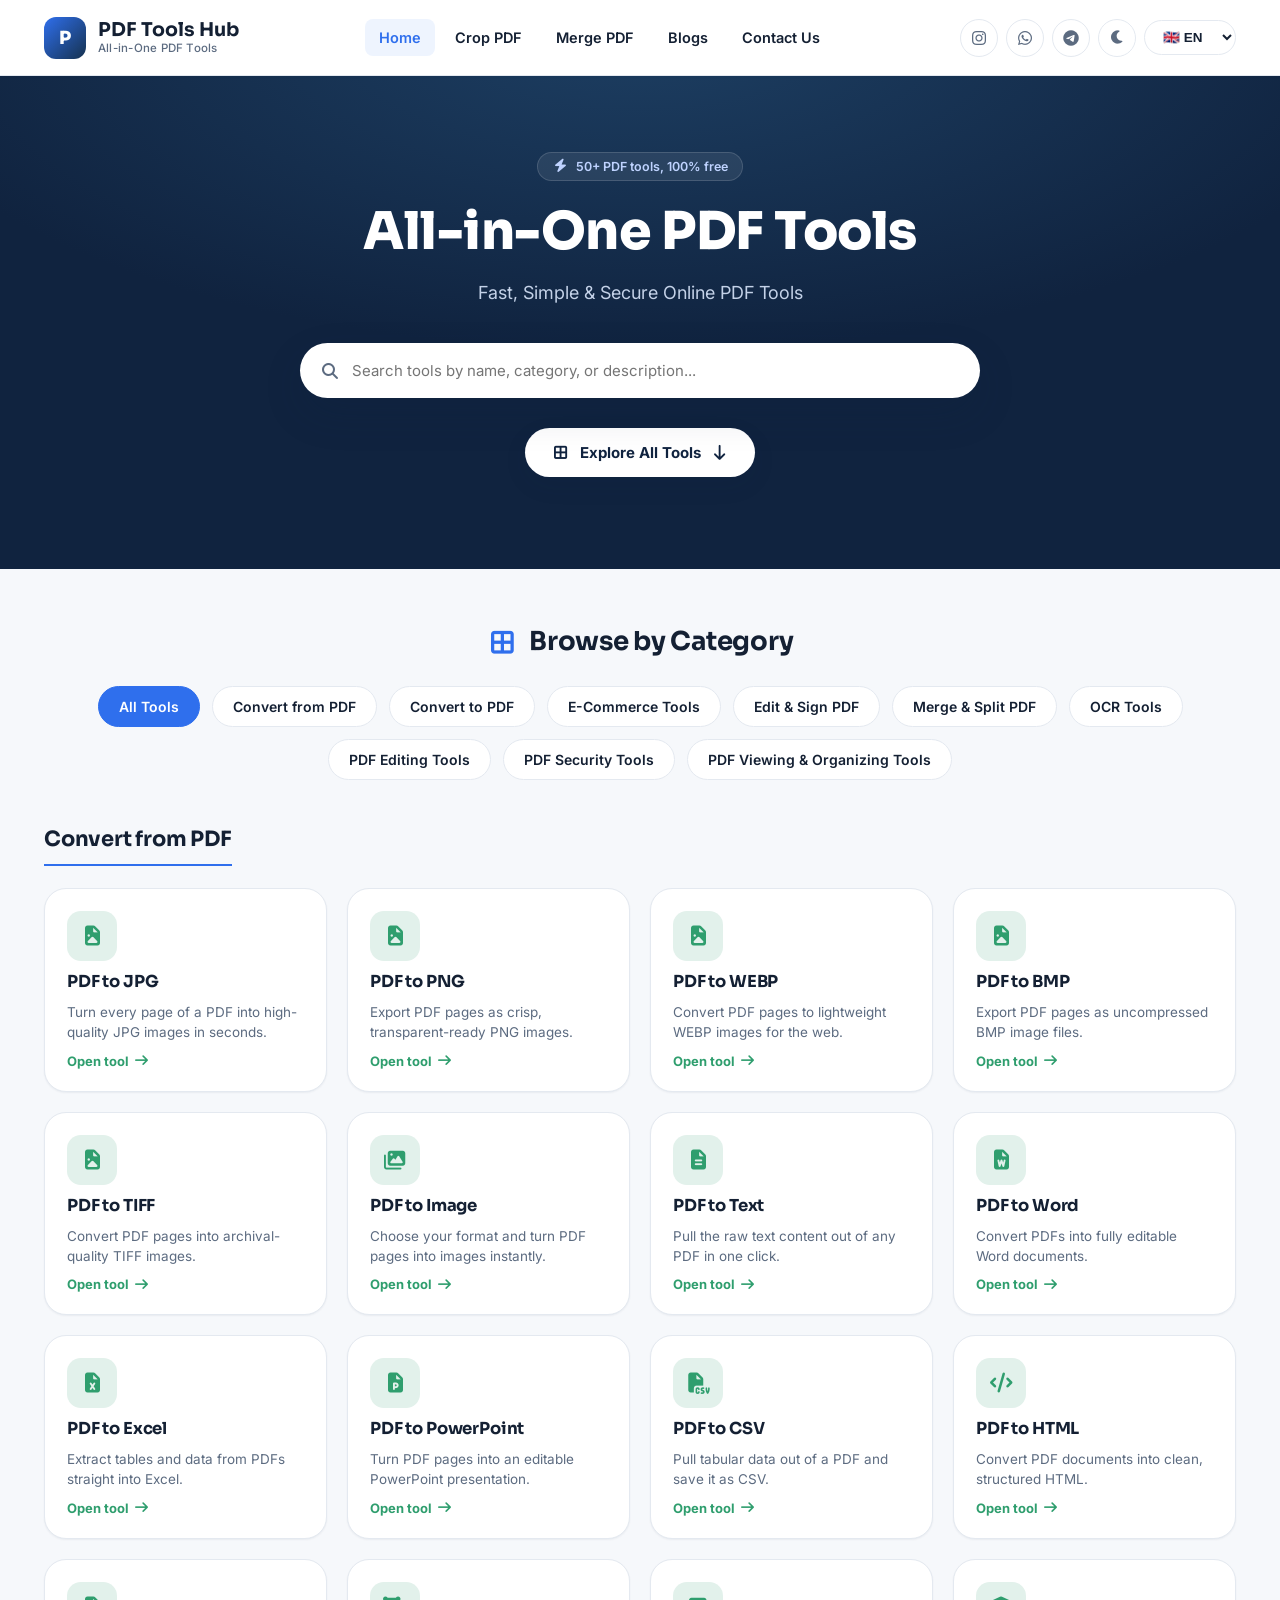
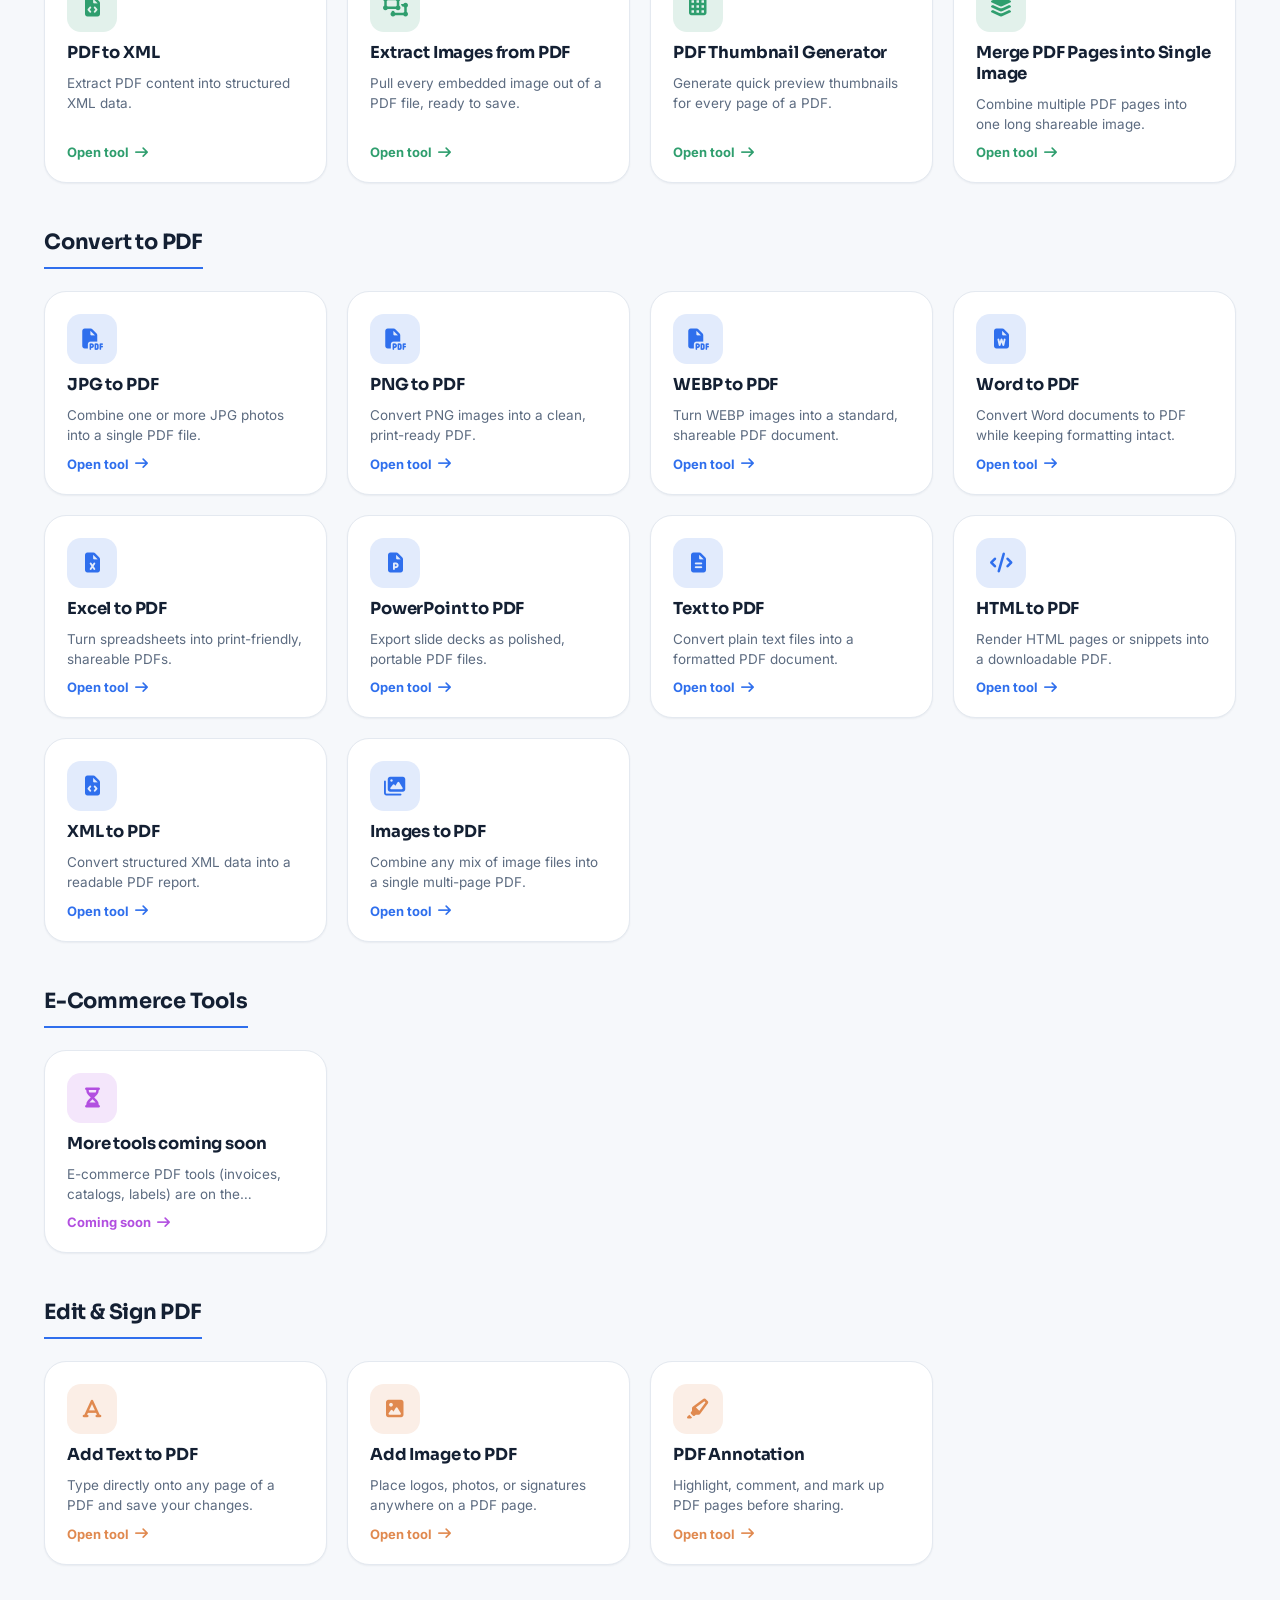
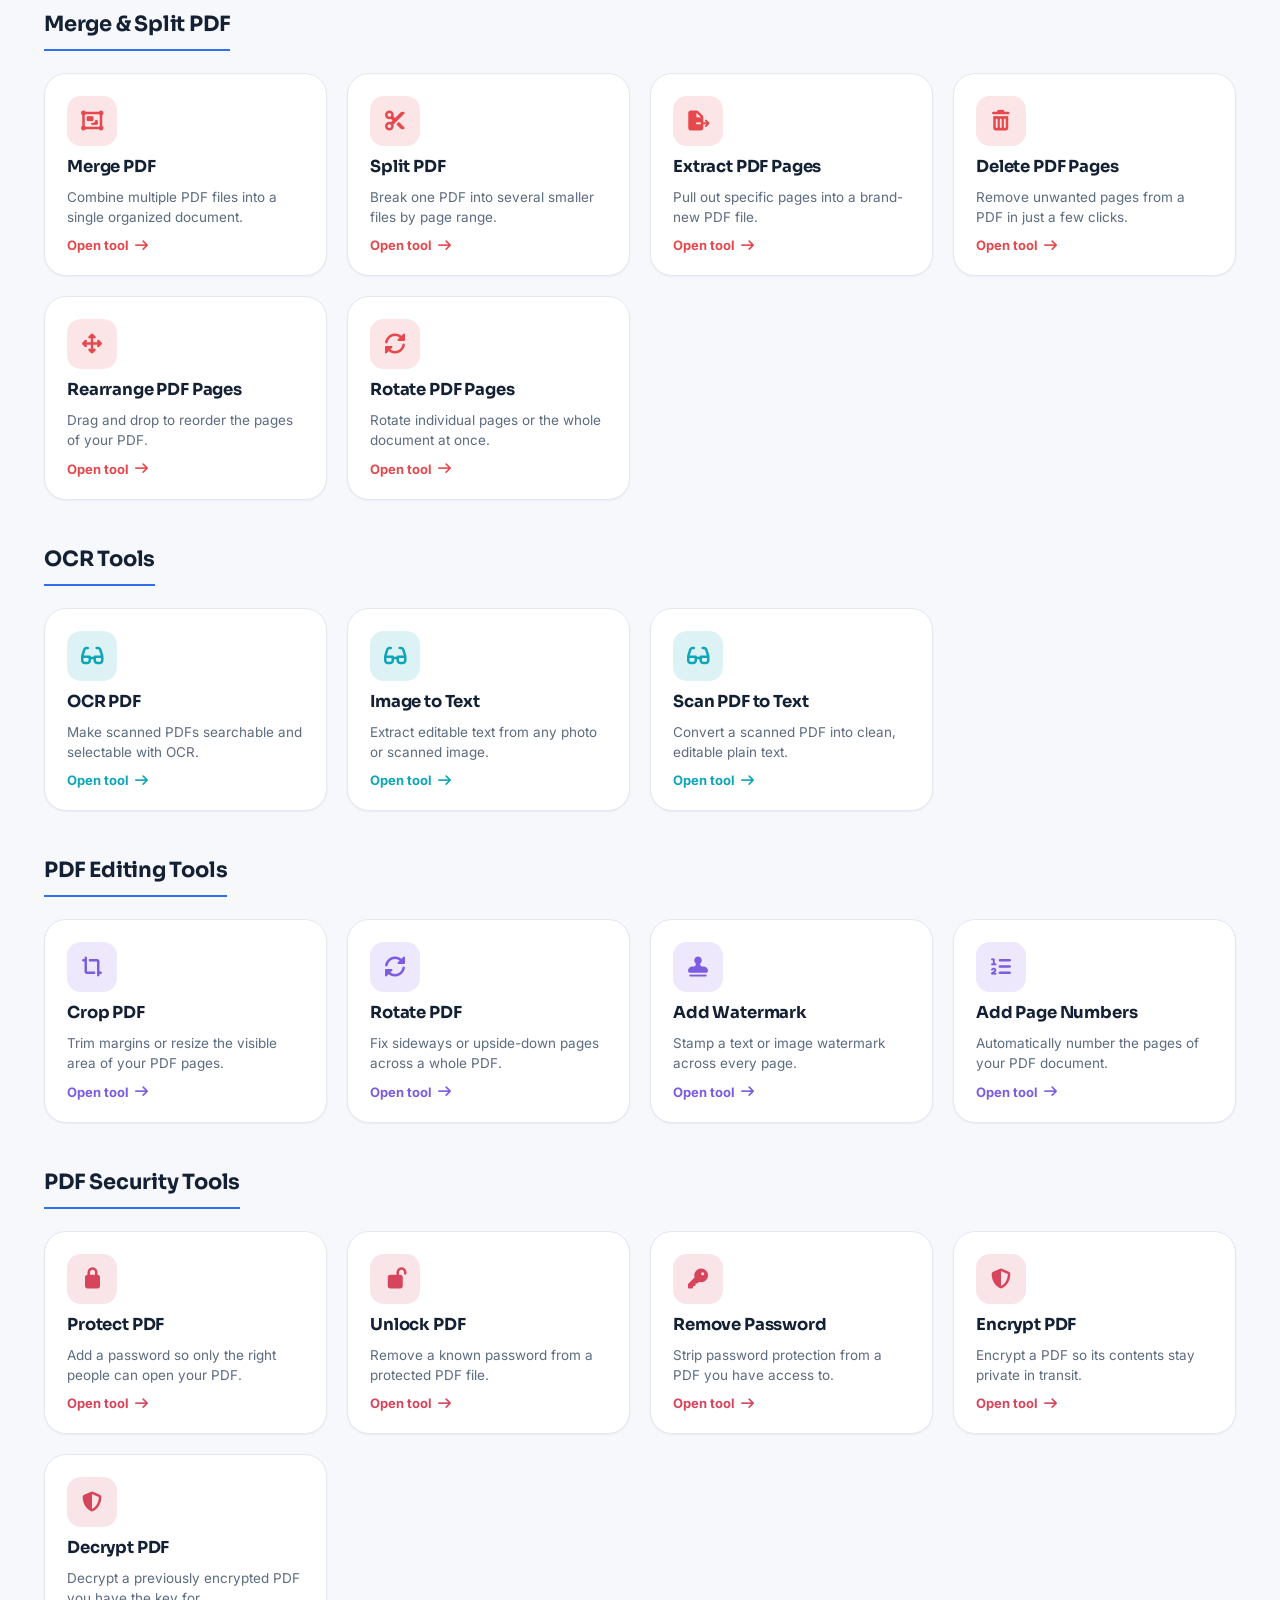
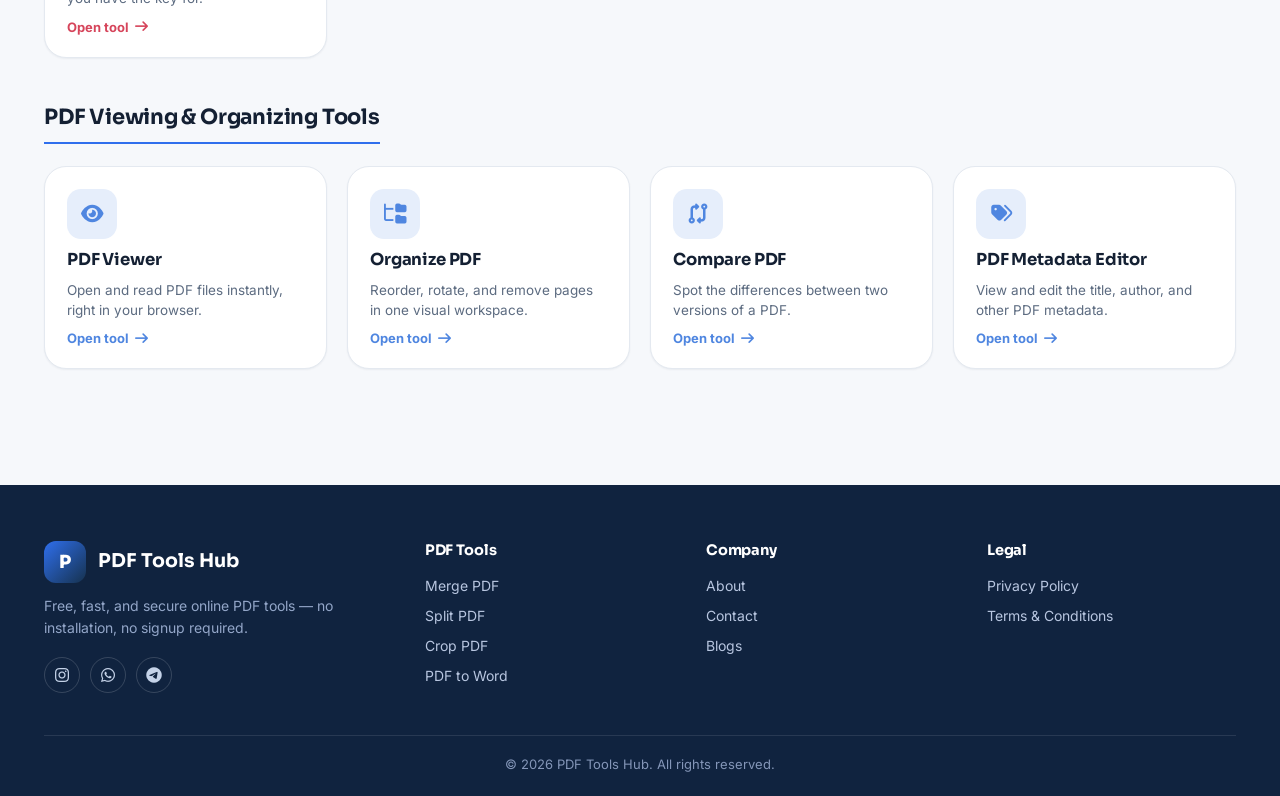
<file: frontend/index.html>
<!DOCTYPE html>
<html lang="en">
<head>
<meta charset="UTF-8">
<meta name="viewport" content="width=device-width, initial-scale=1.0">
<title>PDF Tools Hub — All-in-One Free Online PDF Tools</title>
<meta name="description" content="Merge, split, convert, compress, and edit PDF files online for free. Fast, simple, and secure PDF tools with no installation required.">
<meta name="keywords" content="pdf tools, merge pdf, split pdf, pdf converter, compress pdf, edit pdf online">
<link rel="canonical" href="https://www.pdftoolshub.example/">
<meta property="og:type" content="website">
<meta property="og:title" content="PDF Tools Hub — All-in-One Free Online PDF Tools">
<meta property="og:description" content="Fast, simple & secure online PDF tools — merge, split, convert, compress, and edit PDFs for free.">
<meta property="og:url" content="https://www.pdftoolshub.example/">
<link rel="icon" href="assets/icons/favicon.svg" type="image/svg+xml">
<link rel="stylesheet" href="assets/vendor/fontawesome/css/all.min.css">
<link rel="stylesheet" href="css/style.css">
<link rel="stylesheet" href="css/components.css">
<link rel="stylesheet" href="css/responsive.css">
</head>
<body>
<a href="#main" class="skip-link">Skip to content</a>

<!-- ============ HEADER ============ -->
<header class="site-header">
  <div class="container">
    <a href="index.html" class="brand" aria-label="PDF Tools Hub home">
      <span class="brand-mark">P</span>
      <span class="brand-text">
        <span class="brand-name">PDF Tools Hub</span>
        <span class="brand-tagline">All-in-One PDF Tools</span>
      </span>
    </a>

    <nav class="main-nav" aria-label="Primary">
      <ul>
        <li><a href="index.html">Home</a></li>
        <li><a href="tool.html?tool=crop-pdf">Crop PDF</a></li>
        <li><a href="tool.html?tool=merge-pdf">Merge PDF</a></li>
        <li><a href="blogs.html">Blogs</a></li>
        <li><a href="contact.html">Contact Us</a></li>
      </ul>
    </nav>

    <div class="header-actions">
      <a class="icon-btn" href="https://instagram.com" target="_blank" rel="noopener" aria-label="Instagram"><i class="fa-brands fa-instagram"></i></a>
      <a class="icon-btn" href="https://wa.me/" target="_blank" rel="noopener" aria-label="WhatsApp"><i class="fa-brands fa-whatsapp"></i></a>
      <a class="icon-btn" href="https://t.me/" target="_blank" rel="noopener" aria-label="Telegram"><i class="fa-brands fa-telegram"></i></a>
      <button class="icon-btn theme-toggle" data-theme-toggle aria-label="Toggle dark mode">
        <i class="fa-solid fa-moon icon-moon"></i>
        <i class="fa-solid fa-sun icon-sun"></i>
      </button>
      <select class="lang-select" data-lang-select aria-label="Select language">
        <option value="en">🇬🇧 EN</option>
        <option value="hi">🇮🇳 HI</option>
        <option value="mr">🇮🇳 MR</option>
      </select>
      <button class="hamburger" data-mobile-nav-open aria-label="Open menu">
        <span></span><span></span><span></span>
      </button>
    </div>
  </div>
</header>

<!-- Mobile nav drawer -->
<div class="mobile-nav" data-mobile-nav aria-hidden="true">
  <div class="mobile-nav-panel">
    <button class="mobile-nav-close" data-mobile-nav-close aria-label="Close menu"><i class="fa-solid fa-xmark"></i></button>
    <div style="display:flex;align-items:center;gap:10px;margin:6px 0 18px;">
      <button class="icon-btn theme-toggle" data-theme-toggle aria-label="Toggle dark mode"><i class="fa-solid fa-moon icon-moon"></i><i class="fa-solid fa-sun icon-sun"></i></button>
      <select class="lang-select" data-lang-select aria-label="Select language"><option value="en">EN</option><option value="hi">HI</option><option value="mr">MR</option></select>
    </div>
    <nav aria-label="Mobile primary">
      <a href="index.html">Home</a>
      <a href="tool.html?tool=crop-pdf">Crop PDF</a>
      <a href="tool.html?tool=merge-pdf">Merge PDF</a>
      <a href="blogs.html">Blogs</a>
      <a href="contact.html">Contact Us</a>
    </nav>
  </div>
</div>

<main id="main">
  <!-- ============ HERO ============ -->
  <section class="hero">
    <span class="hero-eyebrow"><i class="fa-solid fa-bolt"></i> 50+ PDF tools, 100% free</span>
    <h1>All-in-One PDF Tools</h1>
    <p class="hero-subtitle">Fast, Simple &amp; Secure Online PDF Tools</p>

    <div class="hero-search">
      <i class="fa-solid fa-magnifying-glass search-icon"></i>
      <input type="text" data-search-input placeholder="Search tools by name, category, or description..." aria-label="Search tools">
      <div class="search-results" data-search-results role="listbox"></div>
    </div>

    <a href="#tools" class="hero-cta"><i class="fa-solid fa-table-cells-large"></i> Explore All Tools <i class="fa-solid fa-arrow-down"></i></a>
  </section>

  <!-- ============ CATEGORIES ============ -->
  <section class="section" id="tools">
    <div class="container">
      <h2 class="section-title"><i class="fa-solid fa-border-all icon"></i> Browse by Category</h2>
      <div class="category-list" data-category-pills></div>

      <!-- ============ TOOLS GRID ============ -->
      <div data-tools-grid></div>
    </div>
  </section>
</main>

<!-- ============ FOOTER ============ -->
<footer class="site-footer">
  <div class="container">
    <div class="footer-grid">
      <div class="footer-brand">
        <a href="index.html" class="brand">
          <span class="brand-mark">P</span>
          <span class="brand-text">
            <span class="brand-name" style="color:#fff">PDF Tools Hub</span>
          </span>
        </a>
        <p>Free, fast, and secure online PDF tools — no installation, no signup required.</p>
        <div class="footer-social">
          <a href="https://instagram.com" target="_blank" rel="noopener" aria-label="Instagram"><i class="fa-brands fa-instagram"></i></a>
          <a href="https://wa.me/" target="_blank" rel="noopener" aria-label="WhatsApp"><i class="fa-brands fa-whatsapp"></i></a>
          <a href="https://t.me/" target="_blank" rel="noopener" aria-label="Telegram"><i class="fa-brands fa-telegram"></i></a>
        </div>
      </div>
      <div class="footer-col">
        <h4>PDF Tools</h4>
        <ul>
          <li><a href="tool.html?tool=merge-pdf">Merge PDF</a></li>
          <li><a href="tool.html?tool=split-pdf">Split PDF</a></li>
          <li><a href="tool.html?tool=crop-pdf">Crop PDF</a></li>
          <li><a href="tool.html?tool=pdf-to-word">PDF to Word</a></li>
        </ul>
      </div>
      <div class="footer-col">
        <h4>Company</h4>
        <ul>
          <li><a href="about.html">About</a></li>
          <li><a href="contact.html">Contact</a></li>
          <li><a href="blogs.html">Blogs</a></li>
        </ul>
      </div>
      <div class="footer-col">
        <h4>Legal</h4>
        <ul>
          <li><a href="#">Privacy Policy</a></li>
          <li><a href="#">Terms &amp; Conditions</a></li>
        </ul>
      </div>
    </div>
    <div class="footer-bottom">© 2026 PDF Tools Hub. All rights reserved.</div>
  </div>
</footer>

<script src="js/theme.js"></script>
<script src="js/api.js"></script>
<script src="js/tools.js"></script>
<script src="js/search.js"></script>
<script src="js/main.js"></script>
<script>
  document.addEventListener('DOMContentLoaded', () => {
    window.PTH.tools.renderCategoryPills(document.querySelector('[data-category-pills]'));
    window.PTH.tools.renderToolsGrid(document.querySelector('[data-tools-grid]'));
  });
</script>
</body>
</html>
</file>
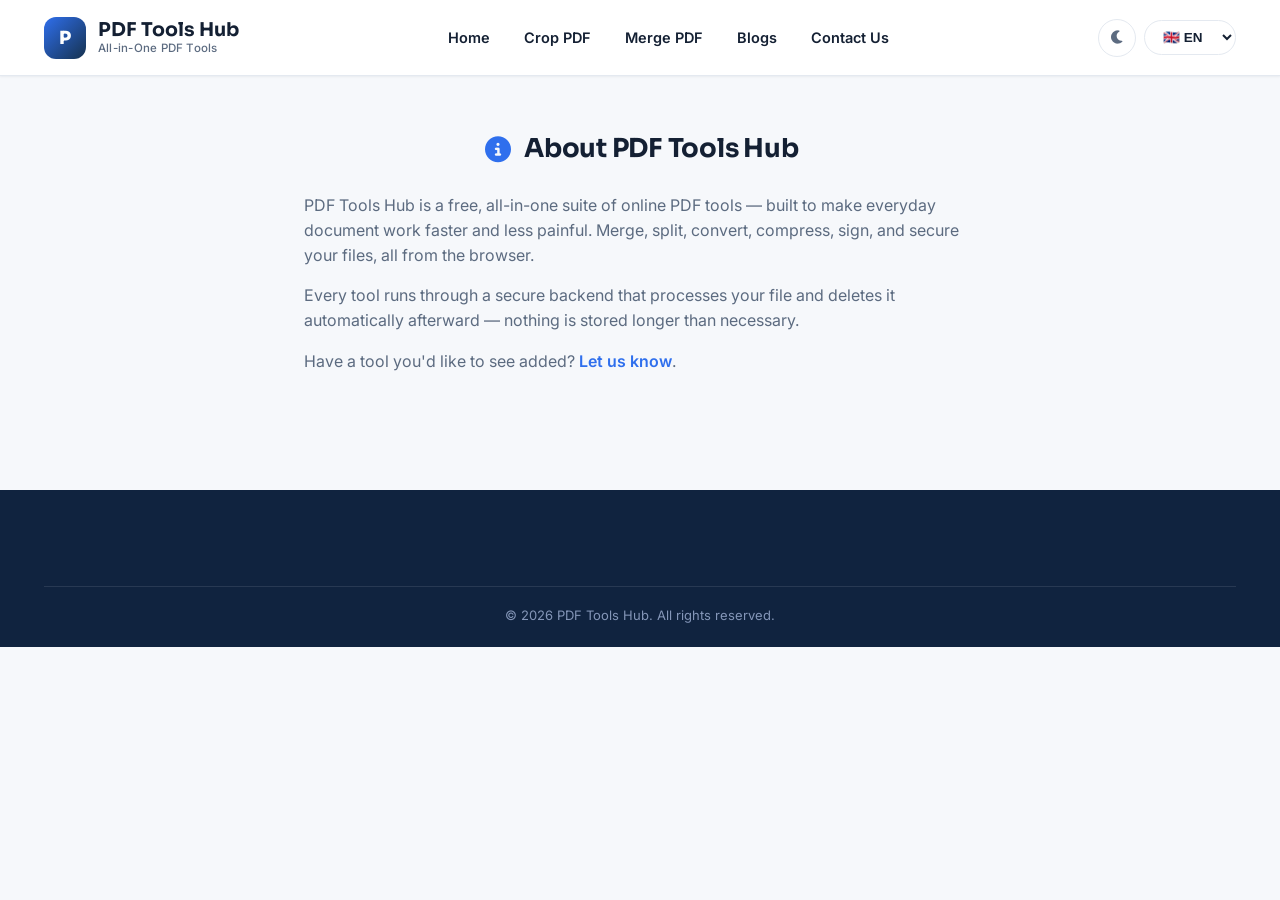
<file: frontend/about.html>
<!DOCTYPE html>
<html lang="en">
<head>
<meta charset="UTF-8">
<meta name="viewport" content="width=device-width, initial-scale=1.0">
<title>About Us — PDF Tools Hub</title>
<meta name="description" content="PDF Tools Hub is a free, all-in-one suite of online PDF tools built for speed, simplicity, and privacy.">
<link rel="icon" href="assets/icons/favicon.svg" type="image/svg+xml">
<link rel="stylesheet" href="assets/vendor/fontawesome/css/all.min.css">
<link rel="stylesheet" href="css/style.css">
<link rel="stylesheet" href="css/components.css">
<link rel="stylesheet" href="css/responsive.css">
</head>
<body>
<a href="#main" class="skip-link">Skip to content</a>
<header class="site-header">
  <div class="container">
    <a href="index.html" class="brand"><span class="brand-mark">P</span><span class="brand-text"><span class="brand-name">PDF Tools Hub</span><span class="brand-tagline">All-in-One PDF Tools</span></span></a>
    <nav class="main-nav" aria-label="Primary"><ul>
      <li><a href="index.html">Home</a></li>
      <li><a href="tool.html?tool=crop-pdf">Crop PDF</a></li>
      <li><a href="tool.html?tool=merge-pdf">Merge PDF</a></li>
      <li><a href="blogs.html">Blogs</a></li>
      <li><a href="contact.html">Contact Us</a></li>
    </ul></nav>
    <div class="header-actions">
      <button class="icon-btn theme-toggle" data-theme-toggle aria-label="Toggle dark mode"><i class="fa-solid fa-moon icon-moon"></i><i class="fa-solid fa-sun icon-sun"></i></button>
      <select class="lang-select" data-lang-select aria-label="Select language"><option value="en">🇬🇧 EN</option><option value="hi">🇮🇳 HI</option><option value="mr">🇮🇳 MR</option></select>
      <button class="hamburger" data-mobile-nav-open aria-label="Open menu"><span></span><span></span><span></span></button>
    </div>
  </div>
</header>
<div class="mobile-nav" data-mobile-nav aria-hidden="true">
  <div class="mobile-nav-panel">
    <button class="mobile-nav-close" data-mobile-nav-close aria-label="Close menu"><i class="fa-solid fa-xmark"></i></button>
    <div style="display:flex;align-items:center;gap:10px;margin:6px 0 18px;">
      <button class="icon-btn theme-toggle" data-theme-toggle aria-label="Toggle dark mode"><i class="fa-solid fa-moon icon-moon"></i><i class="fa-solid fa-sun icon-sun"></i></button>
      <select class="lang-select" data-lang-select aria-label="Select language"><option value="en">EN</option><option value="hi">HI</option><option value="mr">MR</option></select>
    </div>
    <nav aria-label="Mobile primary"><a href="index.html">Home</a><a href="tool.html?tool=crop-pdf">Crop PDF</a><a href="tool.html?tool=merge-pdf">Merge PDF</a><a href="blogs.html">Blogs</a><a href="contact.html">Contact Us</a></nav>
  </div>
</div>

<main id="main">
  <section class="section">
    <div class="container" style="max-width:720px;">
      <h1 class="section-title"><i class="fa-solid fa-circle-info icon"></i> About PDF Tools Hub</h1>
      <p style="margin-bottom:16px;">PDF Tools Hub is a free, all-in-one suite of online PDF tools — built to make everyday document work faster and less painful. Merge, split, convert, compress, sign, and secure your files, all from the browser.</p>
      <p style="margin-bottom:16px;">Every tool runs through a secure backend that processes your file and deletes it automatically afterward — nothing is stored longer than necessary.</p>
      <p>Have a tool you'd like to see added? <a href="contact.html" style="color:var(--color-accent); font-weight:600;">Let us know</a>.</p>
    </div>
  </section>
</main>

<footer class="site-footer"><div class="container"><div class="footer-bottom">© 2026 PDF Tools Hub. All rights reserved.</div></div></footer>
<script src="js/theme.js"></script>
<script src="js/main.js"></script>
</body>
</html>
</file>
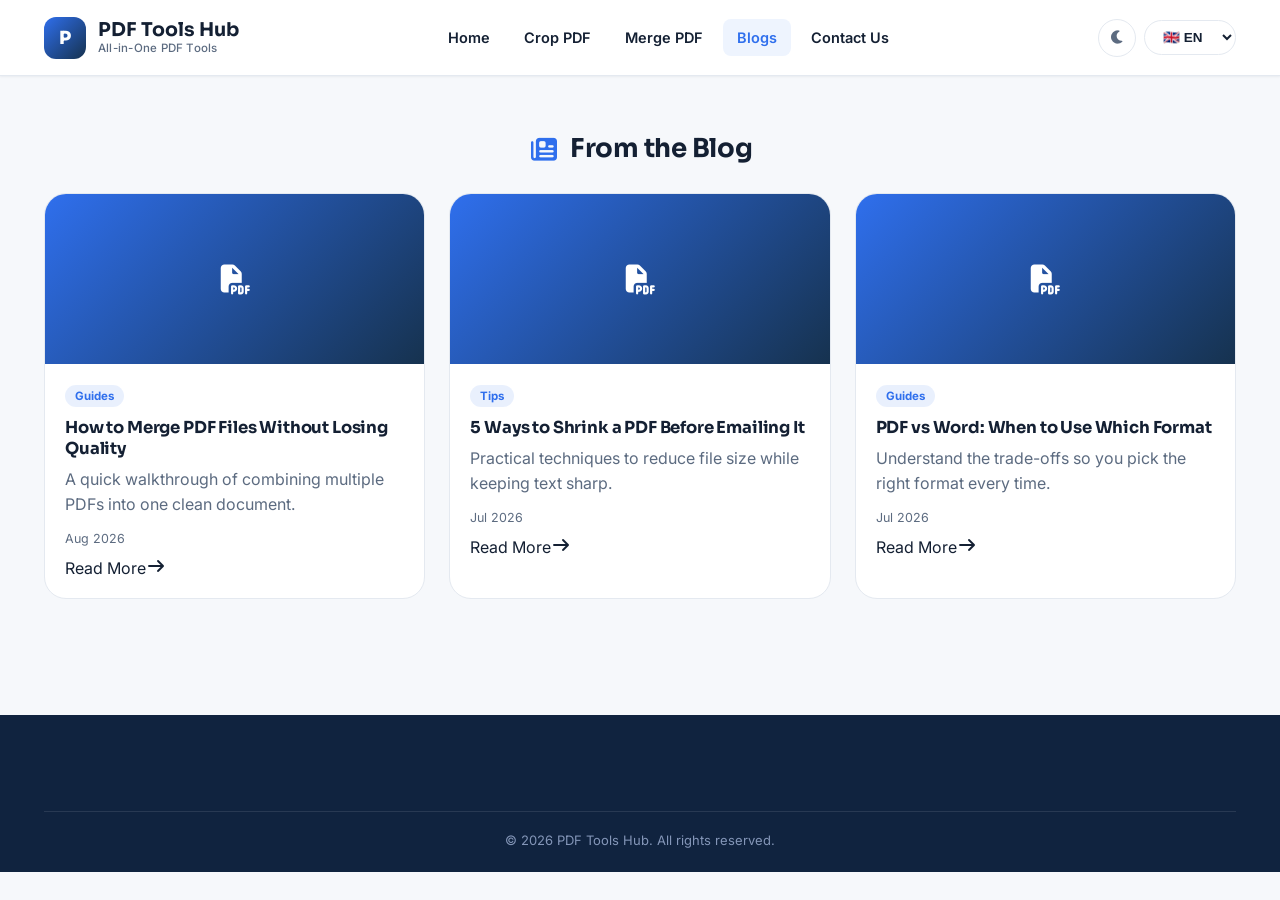
<file: frontend/blogs.html>
<!DOCTYPE html>
<html lang="en">
<head>
<meta charset="UTF-8">
<meta name="viewport" content="width=device-width, initial-scale=1.0">
<title>Blog — PDF Tools Hub</title>
<meta name="description" content="Tips, guides and updates on working with PDF files — from PDF Tools Hub.">
<link rel="icon" href="assets/icons/favicon.svg" type="image/svg+xml">
<link rel="stylesheet" href="assets/vendor/fontawesome/css/all.min.css">
<link rel="stylesheet" href="css/style.css">
<link rel="stylesheet" href="css/components.css">
<link rel="stylesheet" href="css/responsive.css">
</head>
<body>
<a href="#main" class="skip-link">Skip to content</a>
<header class="site-header">
  <div class="container">
    <a href="index.html" class="brand"><span class="brand-mark">P</span><span class="brand-text"><span class="brand-name">PDF Tools Hub</span><span class="brand-tagline">All-in-One PDF Tools</span></span></a>
    <nav class="main-nav" aria-label="Primary"><ul>
      <li><a href="index.html">Home</a></li>
      <li><a href="tool.html?tool=crop-pdf">Crop PDF</a></li>
      <li><a href="tool.html?tool=merge-pdf">Merge PDF</a></li>
      <li><a href="blogs.html" class="active">Blogs</a></li>
      <li><a href="contact.html">Contact Us</a></li>
    </ul></nav>
    <div class="header-actions">
      <button class="icon-btn theme-toggle" data-theme-toggle aria-label="Toggle dark mode"><i class="fa-solid fa-moon icon-moon"></i><i class="fa-solid fa-sun icon-sun"></i></button>
      <select class="lang-select" data-lang-select aria-label="Select language"><option value="en">🇬🇧 EN</option><option value="hi">🇮🇳 HI</option><option value="mr">🇮🇳 MR</option></select>
      <button class="hamburger" data-mobile-nav-open aria-label="Open menu"><span></span><span></span><span></span></button>
    </div>
  </div>
</header>
<div class="mobile-nav" data-mobile-nav aria-hidden="true">
  <div class="mobile-nav-panel">
    <button class="mobile-nav-close" data-mobile-nav-close aria-label="Close menu"><i class="fa-solid fa-xmark"></i></button>
    <div style="display:flex;align-items:center;gap:10px;margin:6px 0 18px;">
      <button class="icon-btn theme-toggle" data-theme-toggle aria-label="Toggle dark mode"><i class="fa-solid fa-moon icon-moon"></i><i class="fa-solid fa-sun icon-sun"></i></button>
      <select class="lang-select" data-lang-select aria-label="Select language"><option value="en">EN</option><option value="hi">HI</option><option value="mr">MR</option></select>
    </div>
    <nav aria-label="Mobile primary"><a href="index.html">Home</a><a href="tool.html?tool=crop-pdf">Crop PDF</a><a href="tool.html?tool=merge-pdf">Merge PDF</a><a href="blogs.html">Blogs</a><a href="contact.html">Contact Us</a></nav>
  </div>
</div>

<main id="main">
  <section class="section">
    <div class="container">
      <h1 class="section-title"><i class="fa-solid fa-newspaper icon"></i> From the Blog</h1>
      <div class="blog-grid" data-blog-grid>
        <!-- TODO: replace with data fetched from GET /api/blogs once Stage 8 (Supabase) is connected -->
      </div>
    </div>
  </section>
</main>

<footer class="site-footer"><div class="container"><div class="footer-bottom">© 2026 PDF Tools Hub. All rights reserved.</div></div></footer>

<script src="js/theme.js"></script>
<script src="js/api.js"></script>
<script src="js/main.js"></script>
<script>
document.addEventListener('DOMContentLoaded', () => {
  // Placeholder posts until Stage 8 connects real Supabase-backed blogs.
  const placeholderPosts = [
    { title: 'How to Merge PDF Files Without Losing Quality', tag: 'Guides', excerpt: 'A quick walkthrough of combining multiple PDFs into one clean document.', date: 'Aug 2026' },
    { title: '5 Ways to Shrink a PDF Before Emailing It', tag: 'Tips', excerpt: 'Practical techniques to reduce file size while keeping text sharp.', date: 'Jul 2026' },
    { title: 'PDF vs Word: When to Use Which Format', tag: 'Guides', excerpt: 'Understand the trade-offs so you pick the right format every time.', date: 'Jul 2026' },
  ];
  document.querySelector('[data-blog-grid]').innerHTML = placeholderPosts.map((p) => `
    <article class="blog-card">
      <div style="height:170px;background:linear-gradient(135deg, var(--color-accent), var(--color-navy-800));display:flex;align-items:center;justify-content:center;color:#fff;font-size:28px;">
        <i class="fa-solid fa-file-pdf"></i>
      </div>
      <div class="blog-card-body">
        <span class="blog-tag">${p.tag}</span>
        <h3>${p.title}</h3>
        <p>${p.excerpt}</p>
        <div class="blog-meta">${p.date}</div>
        <a href="#" class="tool-link" style="margin-top:12px;display:inline-flex;">Read More <i class="fa-solid fa-arrow-right"></i></a>
      </div>
    </article>
  `).join('');
});
</script>
</body>
</html>
</file>
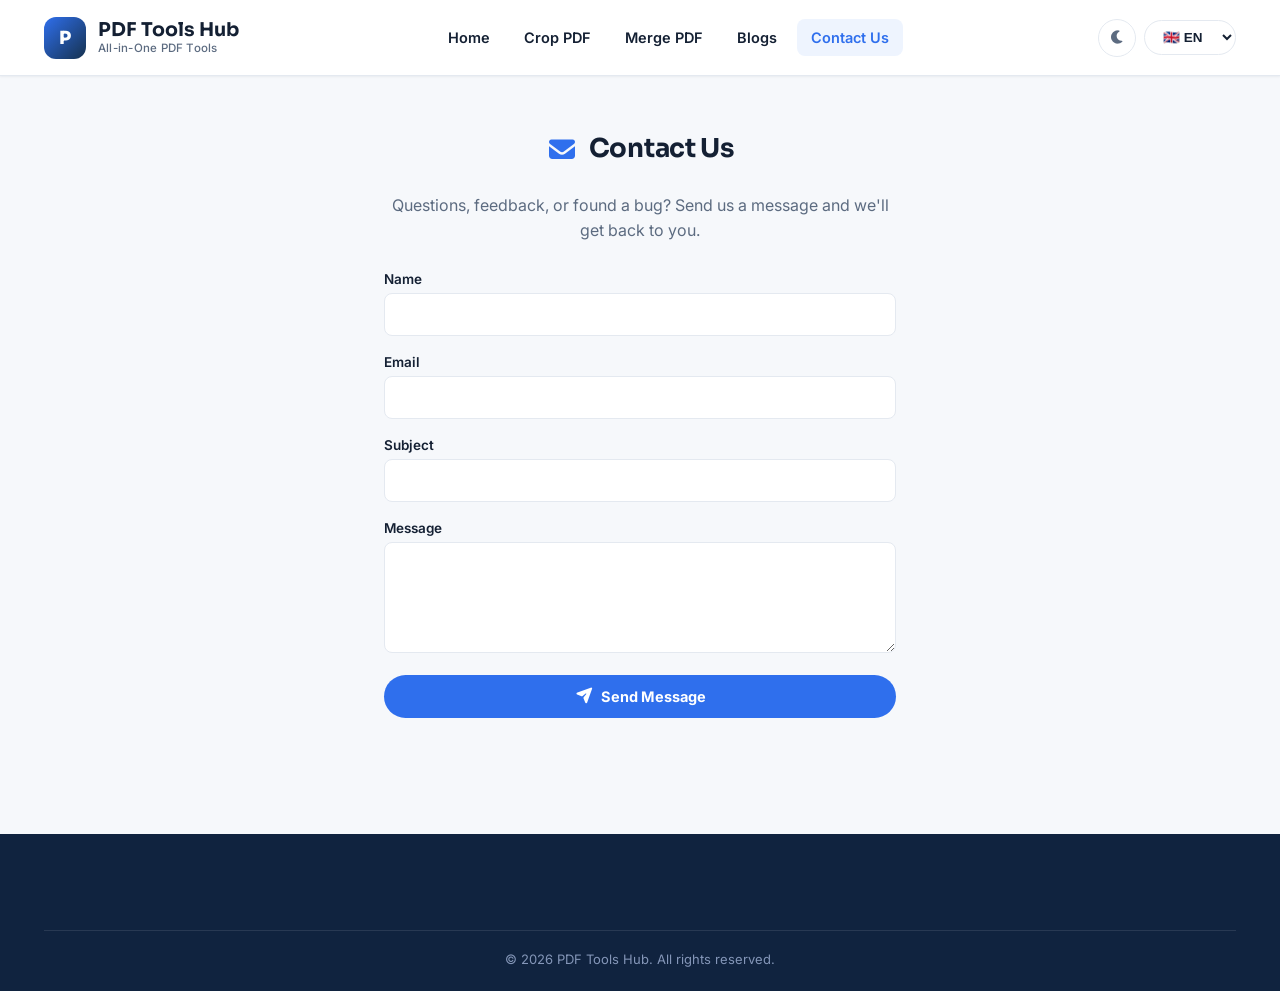
<file: frontend/contact.html>
<!DOCTYPE html>
<html lang="en">
<head>
<meta charset="UTF-8">
<meta name="viewport" content="width=device-width, initial-scale=1.0">
<title>Contact Us — PDF Tools Hub</title>
<meta name="description" content="Get in touch with the PDF Tools Hub team for support, feedback, or partnership inquiries.">
<link rel="icon" href="assets/icons/favicon.svg" type="image/svg+xml">
<link rel="stylesheet" href="assets/vendor/fontawesome/css/all.min.css">
<link rel="stylesheet" href="css/style.css">
<link rel="stylesheet" href="css/components.css">
<link rel="stylesheet" href="css/responsive.css">
</head>
<body>
<a href="#main" class="skip-link">Skip to content</a>
<header class="site-header">
  <div class="container">
    <a href="index.html" class="brand"><span class="brand-mark">P</span><span class="brand-text"><span class="brand-name">PDF Tools Hub</span><span class="brand-tagline">All-in-One PDF Tools</span></span></a>
    <nav class="main-nav" aria-label="Primary"><ul>
      <li><a href="index.html">Home</a></li>
      <li><a href="tool.html?tool=crop-pdf">Crop PDF</a></li>
      <li><a href="tool.html?tool=merge-pdf">Merge PDF</a></li>
      <li><a href="blogs.html">Blogs</a></li>
      <li><a href="contact.html" class="active">Contact Us</a></li>
    </ul></nav>
    <div class="header-actions">
      <button class="icon-btn theme-toggle" data-theme-toggle aria-label="Toggle dark mode"><i class="fa-solid fa-moon icon-moon"></i><i class="fa-solid fa-sun icon-sun"></i></button>
      <select class="lang-select" data-lang-select aria-label="Select language"><option value="en">🇬🇧 EN</option><option value="hi">🇮🇳 HI</option><option value="mr">🇮🇳 MR</option></select>
      <button class="hamburger" data-mobile-nav-open aria-label="Open menu"><span></span><span></span><span></span></button>
    </div>
  </div>
</header>
<div class="mobile-nav" data-mobile-nav aria-hidden="true">
  <div class="mobile-nav-panel">
    <button class="mobile-nav-close" data-mobile-nav-close aria-label="Close menu"><i class="fa-solid fa-xmark"></i></button>
    <div style="display:flex;align-items:center;gap:10px;margin:6px 0 18px;">
      <button class="icon-btn theme-toggle" data-theme-toggle aria-label="Toggle dark mode"><i class="fa-solid fa-moon icon-moon"></i><i class="fa-solid fa-sun icon-sun"></i></button>
      <select class="lang-select" data-lang-select aria-label="Select language"><option value="en">EN</option><option value="hi">HI</option><option value="mr">MR</option></select>
    </div>
    <nav aria-label="Mobile primary"><a href="index.html">Home</a><a href="tool.html?tool=crop-pdf">Crop PDF</a><a href="tool.html?tool=merge-pdf">Merge PDF</a><a href="blogs.html">Blogs</a><a href="contact.html">Contact Us</a></nav>
  </div>
</div>

<main id="main">
  <section class="section">
    <div class="container" style="max-width:560px;">
      <h1 class="section-title"><i class="fa-solid fa-envelope icon"></i> Contact Us</h1>
      <p class="text-center" style="margin-bottom:28px;">Questions, feedback, or found a bug? Send us a message and we'll get back to you.</p>

      <form data-contact-form novalidate>
        <div class="form-group">
          <label for="name">Name</label>
          <input type="text" id="name" name="name" required>
          <div class="form-error">Please enter your name.</div>
        </div>
        <div class="form-group">
          <label for="email">Email</label>
          <input type="email" id="email" name="email" required>
          <div class="form-error">Please enter a valid email address.</div>
        </div>
        <div class="form-group">
          <label for="subject">Subject</label>
          <input type="text" id="subject" name="subject" required>
          <div class="form-error">Please enter a subject.</div>
        </div>
        <div class="form-group">
          <label for="message">Message</label>
          <textarea id="message" name="message" rows="5" required></textarea>
          <div class="form-error">Please enter a message.</div>
        </div>
        <button type="submit" class="btn btn-primary" style="width:100%;" data-submit-btn>
          <i class="fa-solid fa-paper-plane"></i> Send Message
        </button>
      </form>
    </div>
  </section>
</main>

<footer class="site-footer"><div class="container"><div class="footer-bottom">© 2026 PDF Tools Hub. All rights reserved.</div></div></footer>

<script src="js/theme.js"></script>
<script src="js/api.js"></script>
<script src="js/main.js"></script>
<script>
document.addEventListener('DOMContentLoaded', () => {
  const form = document.querySelector('[data-contact-form]');
  const submitBtn = document.querySelector('[data-submit-btn]');

  function validate() {
    let valid = true;
    const fields = [
      { el: form.name, test: (v) => v.trim().length > 1 },
      { el: form.email, test: (v) => /^[^\s@]+@[^\s@]+\.[^\s@]+$/.test(v) },
      { el: form.subject, test: (v) => v.trim().length > 2 },
      { el: form.message, test: (v) => v.trim().length > 5 },
    ];
    fields.forEach(({ el, test }) => {
      const group = el.closest('.form-group');
      const ok = test(el.value);
      group.classList.toggle('invalid', !ok);
      if (!ok) valid = false;
    });
    return valid;
  }

  form.addEventListener('submit', async (e) => {
    e.preventDefault();
    if (!validate()) return;

    submitBtn.disabled = true;
    submitBtn.innerHTML = `<span class="spinner"></span> Sending…`;

    try {
      // TODO: goes live once the FastAPI /api/contact + Supabase table exist (Stage 8).
      await window.PTH.api.sendContactMessage({
        name: form.name.value.trim(),
        email: form.email.value.trim(),
        subject: form.subject.value.trim(),
        message: form.message.value.trim(),
      });
      window.PTH.toast('Your message has been sent successfully.', 'success');
      form.reset();
    } catch (err) {
      window.PTH.toast(err.message || 'Could not send your message. Please try again.', 'error');
    } finally {
      submitBtn.disabled = false;
      submitBtn.innerHTML = `<i class="fa-solid fa-paper-plane"></i> Send Message`;
    }
  });
});
</script>
</body>
</html>
</file>
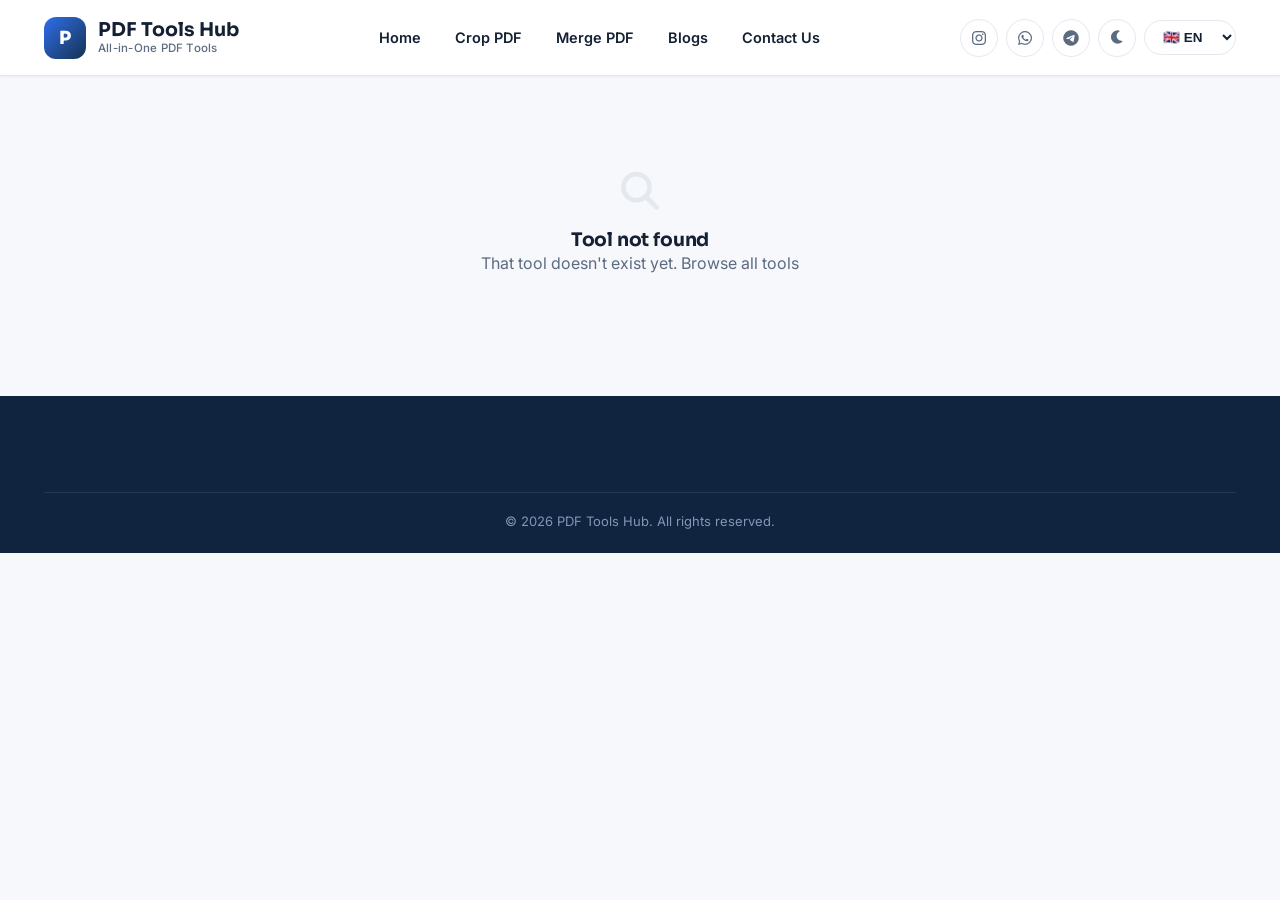
<file: frontend/tool.html>
<!DOCTYPE html>
<html lang="en">
<head>
<meta charset="UTF-8">
<meta name="viewport" content="width=device-width, initial-scale=1.0">
<title data-seo-title>PDF Tool — PDF Tools Hub</title>
<meta name="description" data-seo-description content="Free online PDF tool.">
<link rel="icon" href="assets/icons/favicon.svg" type="image/svg+xml">
<link rel="stylesheet" href="assets/vendor/fontawesome/css/all.min.css">
<link rel="stylesheet" href="css/style.css">
<link rel="stylesheet" href="css/components.css">
<link rel="stylesheet" href="css/responsive.css">
</head>
<body>
<a href="#main" class="skip-link">Skip to content</a>

<header class="site-header">
  <div class="container">
    <a href="index.html" class="brand" aria-label="PDF Tools Hub home">
      <span class="brand-mark">P</span>
      <span class="brand-text">
        <span class="brand-name">PDF Tools Hub</span>
        <span class="brand-tagline">All-in-One PDF Tools</span>
      </span>
    </a>
    <nav class="main-nav" aria-label="Primary">
      <ul>
        <li><a href="index.html">Home</a></li>
        <li><a href="tool.html?tool=crop-pdf">Crop PDF</a></li>
        <li><a href="tool.html?tool=merge-pdf">Merge PDF</a></li>
        <li><a href="blogs.html">Blogs</a></li>
        <li><a href="contact.html">Contact Us</a></li>
      </ul>
    </nav>
    <div class="header-actions">
      <a class="icon-btn" href="https://instagram.com" target="_blank" rel="noopener" aria-label="Instagram"><i class="fa-brands fa-instagram"></i></a>
      <a class="icon-btn" href="https://wa.me/" target="_blank" rel="noopener" aria-label="WhatsApp"><i class="fa-brands fa-whatsapp"></i></a>
      <a class="icon-btn" href="https://t.me/" target="_blank" rel="noopener" aria-label="Telegram"><i class="fa-brands fa-telegram"></i></a>
      <button class="icon-btn theme-toggle" data-theme-toggle aria-label="Toggle dark mode">
        <i class="fa-solid fa-moon icon-moon"></i><i class="fa-solid fa-sun icon-sun"></i>
      </button>
      <select class="lang-select" data-lang-select aria-label="Select language">
        <option value="en">🇬🇧 EN</option><option value="hi">🇮🇳 HI</option><option value="mr">🇮🇳 MR</option>
      </select>
      <button class="hamburger" data-mobile-nav-open aria-label="Open menu"><span></span><span></span><span></span></button>
    </div>
  </div>
</header>

<div class="mobile-nav" data-mobile-nav aria-hidden="true">
  <div class="mobile-nav-panel">
    <button class="mobile-nav-close" data-mobile-nav-close aria-label="Close menu"><i class="fa-solid fa-xmark"></i></button>
    <div style="display:flex;align-items:center;gap:10px;margin:6px 0 18px;">
      <button class="icon-btn theme-toggle" data-theme-toggle aria-label="Toggle dark mode"><i class="fa-solid fa-moon icon-moon"></i><i class="fa-solid fa-sun icon-sun"></i></button>
      <select class="lang-select" data-lang-select aria-label="Select language"><option value="en">EN</option><option value="hi">HI</option><option value="mr">MR</option></select>
    </div>
    <nav aria-label="Mobile primary">
      <a href="index.html">Home</a>
      <a href="tool.html?tool=crop-pdf">Crop PDF</a>
      <a href="tool.html?tool=merge-pdf">Merge PDF</a>
      <a href="blogs.html">Blogs</a>
      <a href="contact.html">Contact Us</a>
    </nav>
  </div>
</div>

<main id="main">
  <div class="container" style="padding-top:32px; max-width:840px;">
    <nav class="breadcrumb" aria-label="Breadcrumb">
      <a href="index.html">Home</a><span class="sep">/</span><span data-breadcrumb-category>Tools</span><span class="sep">/</span><span data-breadcrumb-tool>Tool</span>
    </nav>

    <div class="tool-hero">
      <div class="tool-icon" data-tool-icon></div>
      <div>
        <h1 data-tool-title>Loading tool…</h1>
        <p data-tool-description></p>
      </div>
    </div>

    <!-- Upload state -->
    <div data-upload-state>
      <div class="dropzone" data-dropzone tabindex="0" role="button" aria-label="Upload files">
        <div class="dz-icon"><i class="fa-solid fa-cloud-arrow-up"></i></div>
        <h3>Drag &amp; drop your files</h3>
        <p>or click to browse from your device</p>
        <div class="dz-or">OR</div>
        <span class="btn btn-outline"><i class="fa-solid fa-folder-open"></i> Choose Files</span>
        <input type="file" data-file-input accept=".pdf" multiple>
      </div>

      <div class="file-list" data-file-list></div>

      <div data-tool-options></div>

      <div class="progress-bar" data-progress-bar><div class="fill" data-progress-fill></div></div>

      <div class="tool-actions">
        <button class="btn btn-primary" data-process-btn disabled>
          <i class="fa-solid fa-gears"></i> <span data-process-label>Process File</span>
        </button>
      </div>
    </div>

    <!-- Result state -->
    <div class="result-panel" data-result-panel>
      <div class="result-icon"><i class="fa-solid fa-check"></i></div>
      <h3>Your file is ready</h3>
      <p>Processing finished successfully. Download it below.</p>
      <div class="tool-actions" style="justify-content:center">
        <a class="btn btn-primary" data-download-btn href="#" download><i class="fa-solid fa-download"></i> Download PDF</a>
        <button class="btn btn-outline" data-reset-btn><i class="fa-solid fa-rotate-left"></i> Process Another File</button>
      </div>
    </div>
  </div>
</main>

<footer class="site-footer">
  <div class="container">
    <div class="footer-bottom">© 2026 PDF Tools Hub. All rights reserved.</div>
  </div>
</footer>

<script src="js/theme.js"></script>
<script src="js/api.js"></script>
<script src="js/tools.js"></script>
<script src="js/upload.js"></script>
<script src="js/main.js"></script>
<script>
document.addEventListener('DOMContentLoaded', () => {
  const params = new URLSearchParams(window.location.search);
  const slug = params.get('tool');
  const tool = window.PTH.tools.getToolBySlug(slug);

  if (!tool) {
    document.querySelector('main .container').innerHTML = `
      <div class="empty-state">
        <div class="icon"><i class="fa-solid fa-magnifying-glass"></i></div>
        <h3>Tool not found</h3>
        <p>That tool doesn't exist yet. <a href="index.html">Browse all tools</a></p>
      </div>`;
    return;
  }

  const cat = window.PTH.tools.getCategoryBySlug(tool.categorySlug);

  document.title = `${tool.name} Online - Free & Secure | PDF Tools Hub`;
  document.querySelector('[data-seo-title]').textContent = document.title;
  document.querySelector('[data-seo-description]').setAttribute('content', tool.description);
  document.querySelector('[data-breadcrumb-category]').textContent = cat.name;
  document.querySelector('[data-breadcrumb-tool]').textContent = tool.name;
  document.querySelector('[data-tool-title]').textContent = tool.name;
  document.querySelector('[data-tool-description]').textContent = tool.description;
  const iconEl = document.querySelector('[data-tool-icon]');
  iconEl.style.background = cat.color;
  iconEl.innerHTML = `<i class="fa-solid ${tool.icon}"></i>`;
  document.querySelector('[data-process-label]').textContent = tool.name;

  if (tool.todo) {
    document.querySelector('[data-upload-state]').innerHTML = `
      <div class="empty-state">
        <div class="icon"><i class="fa-solid fa-hammer"></i></div>
        <h3>This tool is coming soon</h3>
        <p>We're still building this one. Check back shortly, or explore the tools that are live today.</p>
        <a class="btn btn-primary" style="margin-top:16px" href="index.html">Browse available tools</a>
      </div>`;
    return;
  }

  // ---- Upload widget wiring ----
  const dropzone = document.querySelector('[data-dropzone]');
  const fileInput = document.querySelector('[data-file-input]');
  const fileListEl = document.querySelector('[data-file-list]');
  const processBtn = document.querySelector('[data-process-btn]');
  const progressBar = document.querySelector('[data-progress-bar]');
  const progressFill = document.querySelector('[data-progress-fill]');
  const uploadState = document.querySelector('[data-upload-state]');
  const resultPanel = document.querySelector('[data-result-panel]');
  const downloadBtn = document.querySelector('[data-download-btn]');
  const resetBtn = document.querySelector('[data-reset-btn]');

  // Multi-file tools (merge) allow >1 file; most tools take exactly one.
  const multiFileTools = ['merge-pdf', 'jpg-to-pdf', 'png-to-pdf', 'images-to-pdf', 'webp-to-pdf'];
  const widget = window.PTH.upload.createUploadWidget({
    dropzone, fileInput, fileListEl,
    multiple: multiFileTools.includes(tool.slug),
    acceptedExtensions: ['.pdf'],
    onChange: (files) => {
      processBtn.disabled = files.length === 0 || (multiFileTools.includes(tool.slug) && files.length < 2);
    },
  });

  // ---- Per-tool option panels (rotate angle / crop margins / split mode) ----
  const optionsEl = document.querySelector('[data-tool-options]');
  function renderOptions() {
    if (tool.slug === 'rotate-pdf') {
      optionsEl.innerHTML = `
        <div class="form-group" style="max-width:220px;">
          <label for="opt-angle">Rotation angle</label>
          <select id="opt-angle" data-opt="angle">
            <option value="90">90° clockwise</option>
            <option value="180">180°</option>
            <option value="270">270° clockwise</option>
          </select>
        </div>`;
    } else if (tool.slug === 'crop-pdf') {
      optionsEl.innerHTML = `
        <p style="font-size:13px;margin-bottom:10px;">Trim margins from each edge, in points (72pt = 1 inch).</p>
        <div style="display:grid;grid-template-columns:repeat(4,1fr);gap:12px;max-width:480px;">
          ${['top', 'bottom', 'left', 'right'].map((side) => `
            <div class="form-group" style="margin-bottom:0;">
              <label for="opt-${side}" style="text-transform:capitalize;">${side}</label>
              <input type="number" id="opt-${side}" data-opt="${side}" value="0" min="0" step="1">
            </div>`).join('')}
        </div>`;
    } else if (tool.slug === 'split-pdf') {
      optionsEl.innerHTML = `
        <div class="form-group">
          <label for="opt-ranges">Custom page ranges (optional)</label>
          <input type="text" id="opt-ranges" data-opt="ranges" placeholder="e.g. 1-2;3-5 — leave blank to split every page separately">
        </div>`;
    } else {
      optionsEl.innerHTML = '';
    }
  }
  renderOptions();

  function collectOptions(formData) {
    optionsEl.querySelectorAll('[data-opt]').forEach((el) => {
      if (el.value !== '') formData.append(el.dataset.opt, el.value);
    });
  }

  processBtn.addEventListener('click', async () => {
    const files = widget.getFiles();
    if (!files.length) return;

    processBtn.disabled = true;
    processBtn.innerHTML = `<span class="spinner"></span> Processing…`;
    progressBar.classList.add('active');

    const formData = new FormData();
    files.forEach((f) => formData.append('files', f));
    collectOptions(formData);

    try {
      // TODO: this endpoint goes live once the FastAPI backend (Stage 5/6) is running.
      const result = await window.PTH.api.processPdf(tool.slug, formData, (pct) => {
        progressFill.style.width = `${pct}%`;
      });
      const url = URL.createObjectURL(result.blob);
      downloadBtn.href = url;
      downloadBtn.setAttribute('download', result.filename);
      uploadState.style.display = 'none';
      resultPanel.classList.add('active');
      window.PTH.toast('File processed successfully.', 'success');
    } catch (err) {
      window.PTH.toast(err.message || 'Something went wrong. Please try again.', 'error');
      processBtn.disabled = false;
      processBtn.innerHTML = `<i class="fa-solid fa-gears"></i> <span data-process-label>${tool.name}</span>`;
      progressBar.classList.remove('active');
    }
  });

  resetBtn.addEventListener('click', () => {
    widget.clear();
    uploadState.style.display = '';
    resultPanel.classList.remove('active');
    progressBar.classList.remove('active');
    progressFill.style.width = '0%';
    processBtn.disabled = true;
    processBtn.innerHTML = `<i class="fa-solid fa-gears"></i> <span data-process-label>${tool.name}</span>`;
  });
});
</script>
</body>
</html>
</file>
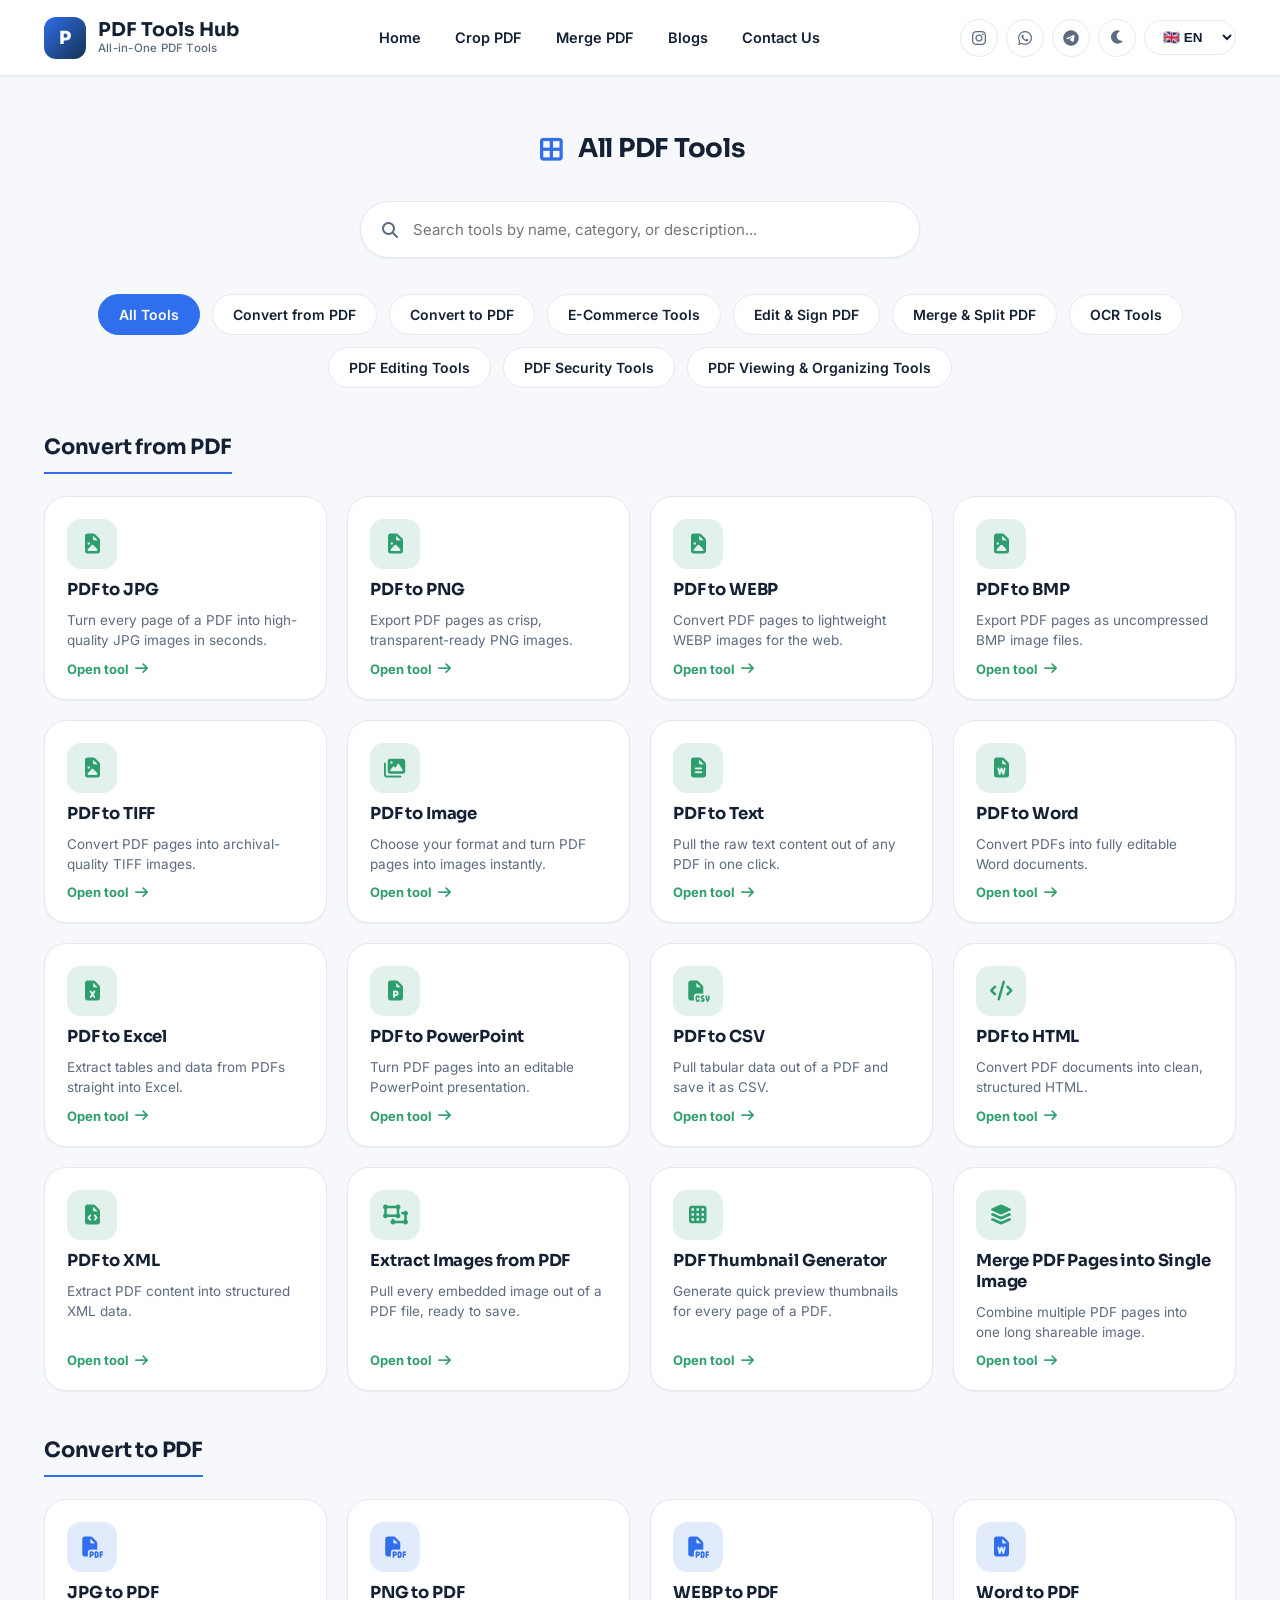
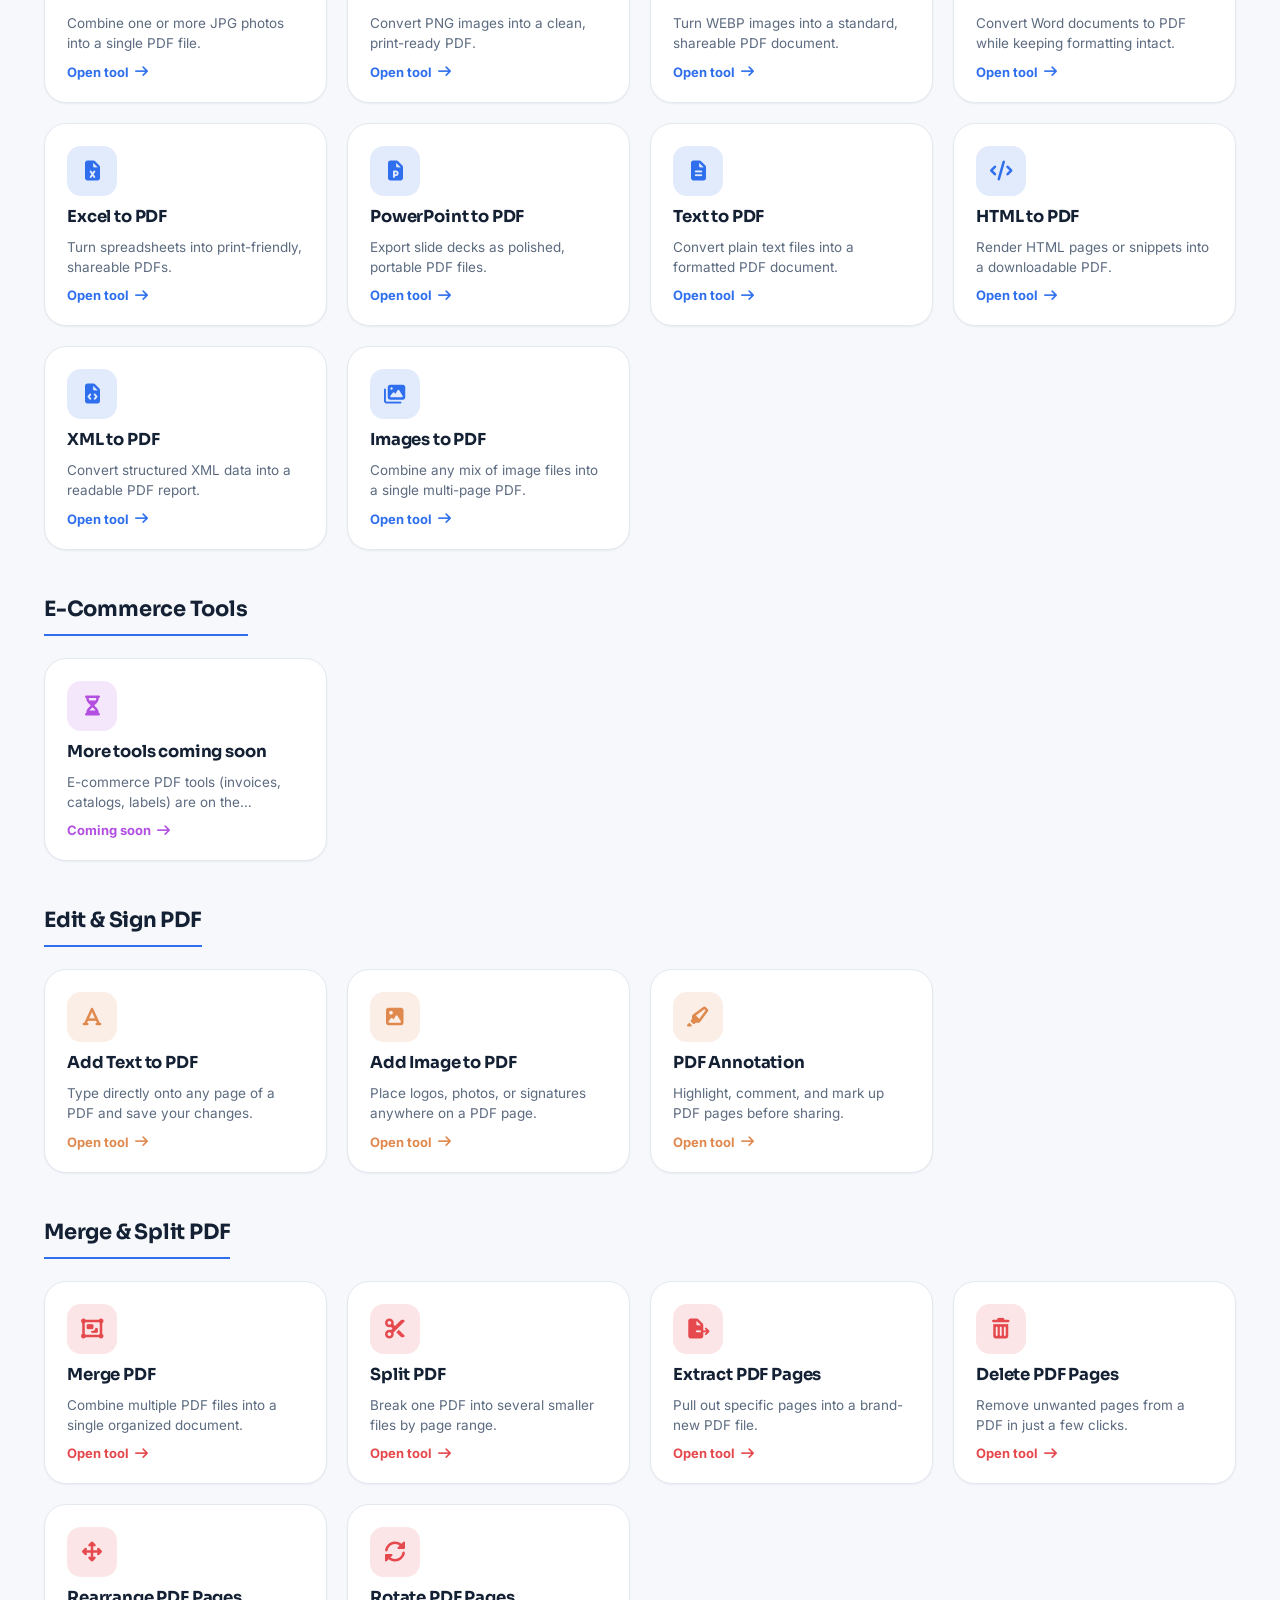
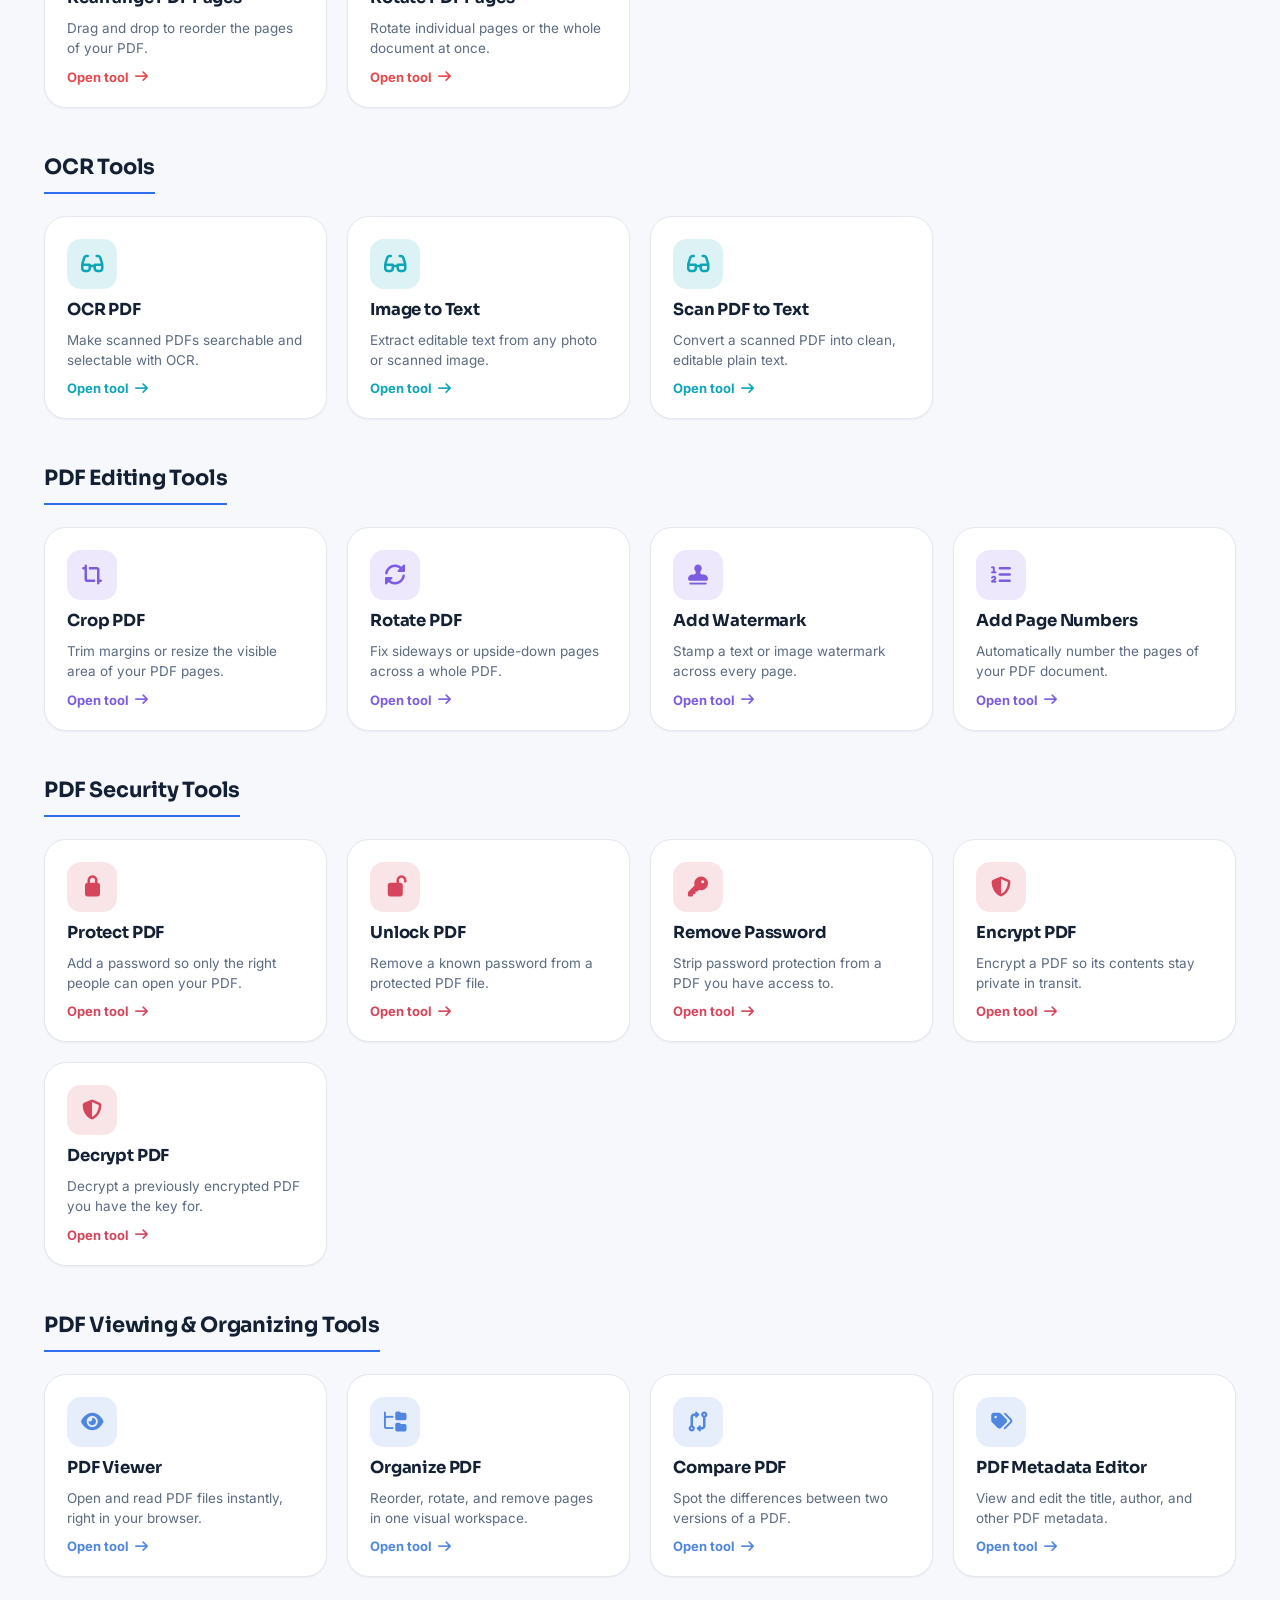
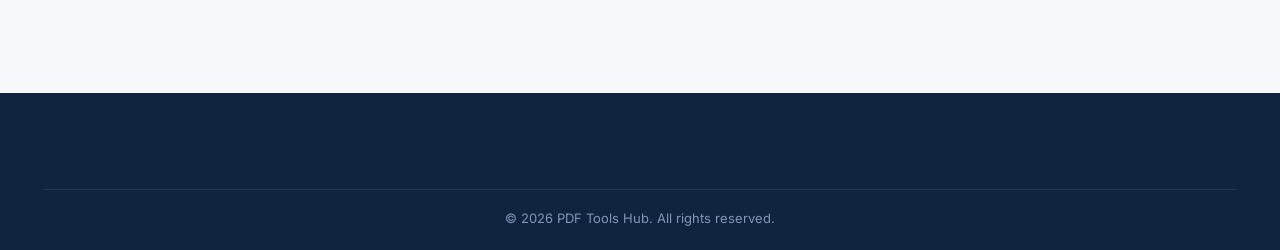
<file: frontend/tools.html>
<!DOCTYPE html>
<html lang="en">
<head>
<meta charset="UTF-8">
<meta name="viewport" content="width=device-width, initial-scale=1.0">
<title>All PDF Tools — PDF Tools Hub</title>
<meta name="description" content="Browse every free PDF tool: convert, merge, split, compress, edit, sign and secure your PDF files online.">
<link rel="icon" href="assets/icons/favicon.svg" type="image/svg+xml">
<link rel="stylesheet" href="assets/vendor/fontawesome/css/all.min.css">
<link rel="stylesheet" href="css/style.css">
<link rel="stylesheet" href="css/components.css">
<link rel="stylesheet" href="css/responsive.css">
</head>
<body>
<a href="#main" class="skip-link">Skip to content</a>
<header class="site-header">
  <div class="container">
    <a href="index.html" class="brand"><span class="brand-mark">P</span><span class="brand-text"><span class="brand-name">PDF Tools Hub</span><span class="brand-tagline">All-in-One PDF Tools</span></span></a>
    <nav class="main-nav" aria-label="Primary"><ul>
      <li><a href="index.html">Home</a></li>
      <li><a href="tool.html?tool=crop-pdf">Crop PDF</a></li>
      <li><a href="tool.html?tool=merge-pdf">Merge PDF</a></li>
      <li><a href="blogs.html">Blogs</a></li>
      <li><a href="contact.html">Contact Us</a></li>
    </ul></nav>
    <div class="header-actions">
      <a class="icon-btn" href="https://instagram.com" target="_blank" rel="noopener" aria-label="Instagram"><i class="fa-brands fa-instagram"></i></a>
      <a class="icon-btn" href="https://wa.me/" target="_blank" rel="noopener" aria-label="WhatsApp"><i class="fa-brands fa-whatsapp"></i></a>
      <a class="icon-btn" href="https://t.me/" target="_blank" rel="noopener" aria-label="Telegram"><i class="fa-brands fa-telegram"></i></a>
      <button class="icon-btn theme-toggle" data-theme-toggle aria-label="Toggle dark mode"><i class="fa-solid fa-moon icon-moon"></i><i class="fa-solid fa-sun icon-sun"></i></button>
      <select class="lang-select" data-lang-select aria-label="Select language"><option value="en">🇬🇧 EN</option><option value="hi">🇮🇳 HI</option><option value="mr">🇮🇳 MR</option></select>
      <button class="hamburger" data-mobile-nav-open aria-label="Open menu"><span></span><span></span><span></span></button>
    </div>
  </div>
</header>
<div class="mobile-nav" data-mobile-nav aria-hidden="true">
  <div class="mobile-nav-panel">
    <button class="mobile-nav-close" data-mobile-nav-close aria-label="Close menu"><i class="fa-solid fa-xmark"></i></button>
    <div style="display:flex;align-items:center;gap:10px;margin:6px 0 18px;">
      <button class="icon-btn theme-toggle" data-theme-toggle aria-label="Toggle dark mode"><i class="fa-solid fa-moon icon-moon"></i><i class="fa-solid fa-sun icon-sun"></i></button>
      <select class="lang-select" data-lang-select aria-label="Select language"><option value="en">EN</option><option value="hi">HI</option><option value="mr">MR</option></select>
    </div>
    <nav aria-label="Mobile primary">
      <a href="index.html">Home</a><a href="tool.html?tool=crop-pdf">Crop PDF</a><a href="tool.html?tool=merge-pdf">Merge PDF</a><a href="blogs.html">Blogs</a><a href="contact.html">Contact Us</a>
    </nav>
  </div>
</div>

<main id="main">
  <section class="section">
    <div class="container">
      <h1 class="section-title"><i class="fa-solid fa-table-cells-large icon"></i> All PDF Tools</h1>
      <div class="hero-search" style="max-width:560px; margin-bottom:36px;">
        <i class="fa-solid fa-magnifying-glass search-icon" style="color:var(--color-text-muted)"></i>
        <input type="text" data-search-input placeholder="Search tools by name, category, or description..." aria-label="Search tools" style="box-shadow:var(--shadow-sm); border:1px solid var(--color-border);">
        <div class="search-results" data-search-results role="listbox"></div>
      </div>
      <div class="category-list" data-category-pills></div>
      <div data-tools-grid></div>
    </div>
  </section>
</main>

<footer class="site-footer"><div class="container"><div class="footer-bottom">© 2026 PDF Tools Hub. All rights reserved.</div></div></footer>

<script src="js/theme.js"></script>
<script src="js/api.js"></script>
<script src="js/tools.js"></script>
<script src="js/search.js"></script>
<script src="js/main.js"></script>
<script>
document.addEventListener('DOMContentLoaded', () => {
  window.PTH.tools.renderCategoryPills(document.querySelector('[data-category-pills]'));
  window.PTH.tools.renderToolsGrid(document.querySelector('[data-tools-grid]'));
});
</script>
</body>
</html>
</file>
<file: frontend/css/style.css>
/* =========================================================
   PDF Tools Hub — Core Styles
   ========================================================= */

@import url('https://fonts.googleapis.com/css2?family=Sora:wght@600;700;800&family=Inter:wght@400;500;600;700&family=JetBrains+Mono:wght@500&display=swap');

:root{
  /* Color */
  --color-navy-900:#10233F;
  --color-navy-800:#16324F;
  --color-navy-700:#1D3F63;
  --color-accent:#2F6FED;
  --color-accent-dark:#1E54C4;
  --color-accent-warm:#FF6B4A;
  --color-bg:#F6F8FB;
  --color-surface:#FFFFFF;
  --color-border:#E4E9F0;
  --color-text:#142033;
  --color-text-muted:#5C6B80;
  --color-success:#1FA971;
  --color-danger:#E5484D;

  /* Category color-coding (icon tiles + pill accents) */
  --cat-convert-from:#2F9E6E;   /* green */
  --cat-convert-to:#2F6FED;     /* blue */
  --cat-ecommerce:#B24FE0;      /* purple */
  --cat-edit-sign:#E0894F;      /* amber */
  --cat-merge-split:#E5484D;    /* red */
  --cat-ocr:#0EA5B7;            /* teal */
  --cat-editing:#7C5CE0;        /* violet */
  --cat-security:#D6455B;       /* rose */
  --cat-organize:#4F86E0;       /* sky */

  /* Type */
  --font-display:'Sora', sans-serif;
  --font-body:'Inter', sans-serif;
  --font-mono:'JetBrains Mono', monospace;

  /* Layout */
  --header-height:76px;
  --radius-sm:8px;
  --radius-md:14px;
  --radius-lg:22px;
  --radius-pill:999px;
  --shadow-sm:0 1px 2px rgba(16,35,63,0.06);
  --shadow-md:0 8px 24px rgba(16,35,63,0.08);
  --shadow-lg:0 16px 40px rgba(16,35,63,0.14);
  --container-w:1240px;
  --transition:all 0.2s ease;
}

[data-theme="dark"]{
  --color-bg:#0B1424;
  --color-surface:#121D30;
  --color-border:#223252;
  --color-text:#EAF0FA;
  --color-text-muted:#93A3BE;
  --color-navy-900:#0A1526;
  --color-navy-800:#0F2038;
}

*, *::before, *::after{ box-sizing:border-box; }

html{ scroll-behavior:smooth; }

body{
  margin:0;
  font-family:var(--font-body);
  background:var(--color-bg);
  color:var(--color-text);
  -webkit-font-smoothing:antialiased;
  transition:background 0.25s ease, color 0.25s ease;
}

h1,h2,h3,h4{
  font-family:var(--font-display);
  margin:0;
  color:var(--color-text);
  letter-spacing:-0.01em;
}

p{ margin:0; color:var(--color-text-muted); line-height:1.55; }

a{ color:inherit; text-decoration:none; }

img{ max-width:100%; display:block; }

button{ font-family:var(--font-body); cursor:pointer; }

ul{ list-style:none; margin:0; padding:0; }

.container{
  width:100%;
  max-width:var(--container-w);
  margin:0 auto;
  padding:0 24px;
}

:focus-visible{
  outline:2px solid var(--color-accent);
  outline-offset:2px;
}

.skip-link{
  position:absolute;
  left:-999px;
  top:0;
  background:var(--color-accent);
  color:#fff;
  padding:10px 16px;
  border-radius:0 0 8px 0;
  z-index:1000;
}
.skip-link:focus{ left:0; }

/* =========================================================
   Header
   ========================================================= */
.site-header{
  position:sticky;
  top:0;
  z-index:100;
  height:var(--header-height);
  background:var(--color-surface);
  border-bottom:1px solid var(--color-border);
  box-shadow:var(--shadow-sm);
}

.site-header .container{
  height:100%;
  display:flex;
  align-items:center;
  justify-content:space-between;
  gap:24px;
}

.brand{
  display:flex;
  align-items:center;
  gap:12px;
}

.brand-mark{
  width:42px;
  height:42px;
  border-radius:12px;
  background:linear-gradient(135deg, var(--color-accent), var(--color-navy-800));
  display:flex;
  align-items:center;
  justify-content:center;
  color:#fff;
  font-family:var(--font-display);
  font-weight:800;
  font-size:18px;
  flex-shrink:0;
}

.brand-text{ display:flex; flex-direction:column; line-height:1.15; }
.brand-name{
  font-family:var(--font-display);
  font-weight:700;
  font-size:19px;
  color:var(--color-text);
}
.brand-tagline{
  font-size:11.5px;
  color:var(--color-text-muted);
  font-weight:500;
  letter-spacing:0.02em;
}

.main-nav{ display:flex; align-items:center; }
.main-nav ul{ display:flex; align-items:center; gap:6px; }
.main-nav a{
  display:inline-block;
  padding:10px 14px;
  border-radius:var(--radius-sm);
  font-weight:600;
  font-size:14.5px;
  color:var(--color-text);
  transition:var(--transition);
}
.main-nav a:hover, .main-nav a.active{
  background:rgba(47,111,237,0.08);
  color:var(--color-accent);
}

.header-actions{ display:flex; align-items:center; gap:8px; }

.icon-btn{
  width:38px;
  height:38px;
  border-radius:50%;
  border:1px solid var(--color-border);
  background:var(--color-surface);
  display:flex;
  align-items:center;
  justify-content:center;
  color:var(--color-text-muted);
  transition:var(--transition);
}
.icon-btn:hover{
  color:var(--color-accent);
  border-color:var(--color-accent);
  transform:translateY(-1px);
}

.lang-select{
  border:1px solid var(--color-border);
  background:var(--color-surface);
  color:var(--color-text);
  border-radius:var(--radius-pill);
  padding:8px 14px;
  font-size:13.5px;
  font-weight:600;
}

.hamburger{
  display:none;
  width:38px;
  height:38px;
  border:1px solid var(--color-border);
  border-radius:var(--radius-sm);
  background:var(--color-surface);
  align-items:center;
  justify-content:center;
  flex-direction:column;
  gap:4px;
}
.hamburger span{
  width:18px;
  height:2px;
  background:var(--color-text);
  border-radius:2px;
}

/* =========================================================
   Hero
   ========================================================= */
.hero{
  background:radial-gradient(1200px 500px at 50% -10%, var(--color-navy-700), var(--color-navy-900) 65%);
  padding:76px 24px 92px;
  text-align:center;
  color:#fff;
}

.hero-eyebrow{
  display:inline-flex;
  align-items:center;
  gap:8px;
  padding:6px 14px;
  border-radius:var(--radius-pill);
  background:rgba(255,255,255,0.08);
  border:1px solid rgba(255,255,255,0.14);
  font-size:12.5px;
  font-weight:600;
  color:#BFD3FF;
  margin-bottom:22px;
}

.hero h1{
  color:#fff;
  font-size:clamp(30px, 5vw, 52px);
  font-weight:800;
  max-width:820px;
  margin:0 auto;
  line-height:1.12;
}

.hero-subtitle{
  color:#C4D2E8;
  font-size:clamp(15px, 2vw, 18px);
  max-width:560px;
  margin:18px auto 0;
}

.hero-search{
  max-width:680px;
  margin:36px auto 0;
  position:relative;
}

.hero-search input{
  width:100%;
  padding:18px 20px 18px 52px;
  border-radius:var(--radius-pill);
  border:none;
  font-size:15px;
  font-family:var(--font-body);
  box-shadow:var(--shadow-lg);
  color:var(--color-text);
}
.hero-search input:focus{ outline:3px solid rgba(47,111,237,0.5); }

.hero-search .search-icon{
  position:absolute;
  left:20px;
  top:50%;
  transform:translateY(-50%);
  color:var(--color-text-muted);
}

.search-results{
  position:absolute;
  top:calc(100% + 8px);
  left:0;
  right:0;
  background:var(--color-surface);
  border-radius:var(--radius-md);
  box-shadow:var(--shadow-lg);
  text-align:left;
  overflow:hidden;
  z-index:50;
  max-height:360px;
  overflow-y:auto;
  display:none;
}
.search-results.open{ display:block; }

.search-result-item{
  display:flex;
  align-items:center;
  gap:12px;
  padding:12px 18px;
  border-bottom:1px solid var(--color-border);
  transition:var(--transition);
}
.search-result-item:last-child{ border-bottom:none; }
.search-result-item:hover{ background:var(--color-bg); }
.search-result-item .srt-title{ font-weight:600; color:var(--color-text); font-size:14px; }
.search-result-item .srt-cat{ font-size:12px; color:var(--color-text-muted); }
.search-empty{ padding:18px; text-align:center; color:var(--color-text-muted); font-size:14px; }

.hero-cta{
  margin-top:30px;
  display:inline-flex;
  align-items:center;
  gap:10px;
  background:#fff;
  color:var(--color-navy-900);
  font-weight:700;
  font-size:15px;
  padding:15px 26px;
  border-radius:var(--radius-pill);
  border:none;
  box-shadow:var(--shadow-md);
  transition:var(--transition);
}
.hero-cta:hover{ transform:translateY(-2px); box-shadow:var(--shadow-lg); }

/* =========================================================
   Category section
   ========================================================= */
.section{ padding:56px 0; }
.section-title{
  display:flex;
  align-items:center;
  justify-content:center;
  gap:10px;
  font-size:26px;
  margin-bottom:28px;
  text-align:center;
}
.section-title .icon{ color:var(--color-accent); }

.category-list{
  display:flex;
  flex-wrap:wrap;
  justify-content:center;
  gap:12px;
  margin-bottom:8px;
}

.category-pill{
  border:1.5px solid var(--color-border);
  background:var(--color-surface);
  color:var(--color-text);
  border-radius:var(--radius-pill);
  padding:11px 20px;
  font-weight:600;
  font-size:14px;
  transition:var(--transition);
}
.category-pill:hover{
  border-color:var(--color-accent);
  color:var(--color-accent);
  transform:translateY(-2px);
  box-shadow:var(--shadow-sm);
}
.category-pill.active{
  background:var(--color-accent);
  border-color:var(--color-accent);
  color:#fff;
}

/* =========================================================
   Tools grid & cards
   ========================================================= */
.category-block{ margin-top:46px; }
.category-heading{
  font-size:21px;
  padding-bottom:12px;
  border-bottom:2px solid var(--color-accent);
  margin-bottom:22px;
  display:inline-block;
}

.tools-grid{
  display:grid;
  grid-template-columns:repeat(4, 1fr);
  gap:20px;
}

.tool-card{
  background:var(--color-surface);
  border:1px solid var(--color-border);
  border-radius:var(--radius-lg);
  padding:22px;
  transition:var(--transition);
  display:flex;
  flex-direction:column;
  gap:10px;
  box-shadow:var(--shadow-sm);
}
.tool-card:hover{
  transform:translateY(-4px);
  box-shadow:var(--shadow-md);
  border-color:var(--tool-accent, var(--color-accent));
}

.tool-icon{
  width:50px;
  height:50px;
  border-radius:var(--radius-md);
  display:flex;
  align-items:center;
  justify-content:center;
  font-size:20px;
  /* pastel tile: light tint of the category color behind a solid-color icon,
     matching the reference site's soft icon-square treatment */
  background:color-mix(in srgb, var(--tool-accent) 14%, white) !important;
  color:var(--tool-accent);
}
[data-theme="dark"] .tool-icon{
  background:color-mix(in srgb, var(--tool-accent) 28%, var(--color-surface)) !important;
}

.tool-card h3{
  font-size:16.5px;
  font-weight:700;
  transition:var(--transition);
}
.tool-card:hover h3{ color:var(--tool-accent); }

.tool-card p{
  font-size:13.5px;
  line-height:1.5;
  display:-webkit-box;
  -webkit-line-clamp:2;
  -webkit-box-orient:vertical;
  overflow:hidden;
}

.tool-card .tool-link{
  margin-top:auto;
  font-size:13px;
  font-weight:700;
  color:var(--color-accent);
  display:inline-flex;
  align-items:center;
  gap:4px;
}

/* =========================================================
   Footer
   ========================================================= */
.site-footer{
  background:var(--color-navy-900);
  color:#C4D2E8;
  padding:56px 0 24px;
  margin-top:60px;
}
.footer-grid{
  display:grid;
  grid-template-columns:1.4fr 1fr 1fr 1fr;
  gap:32px;
}
.footer-brand p{ color:#93A6C8; margin-top:12px; font-size:14px; }
.footer-col h4{
  color:#fff;
  font-size:14.5px;
  margin-bottom:16px;
}
.footer-col ul li{ margin-bottom:10px; }
.footer-col a{
  color:#B8C6E0;
  font-size:14px;
  transition:var(--transition);
}
.footer-col a:hover{ color:#fff; }

.footer-social{ display:flex; gap:10px; margin-top:18px; }
.footer-social a{
  width:36px; height:36px;
  border-radius:50%;
  border:1px solid rgba(255,255,255,0.16);
  display:flex; align-items:center; justify-content:center;
  color:#C4D2E8;
}
.footer-social a:hover{ background:var(--color-accent); border-color:var(--color-accent); color:#fff; }

.footer-bottom{
  margin-top:40px;
  padding-top:20px;
  border-top:1px solid rgba(255,255,255,0.1);
  text-align:center;
  font-size:13px;
  color:#8496B8;
}

/* =========================================================
   Utility
   ========================================================= */
.btn{
  display:inline-flex;
  align-items:center;
  justify-content:center;
  gap:8px;
  border-radius:var(--radius-pill);
  padding:13px 24px;
  font-weight:700;
  font-size:14.5px;
  border:none;
  transition:var(--transition);
}
.btn-primary{ background:var(--color-accent); color:#fff; }
.btn-primary:hover{ background:var(--color-accent-dark); transform:translateY(-1px); }
.btn-outline{ background:transparent; border:1.5px solid var(--color-border); color:var(--color-text); }
.btn-outline:hover{ border-color:var(--color-accent); color:var(--color-accent); }

.text-center{ text-align:center; }
</file>
<file: frontend/css/components.css>
/* =========================================================
   PDF Tools Hub — Component Styles
   ========================================================= */

/* Theme toggle */
.theme-toggle{ position:relative; }
.theme-toggle .icon-sun{ display:none; }
[data-theme="dark"] .theme-toggle .icon-moon{ display:none; }
[data-theme="dark"] .theme-toggle .icon-sun{ display:inline-block; }

/* Breadcrumb */
.breadcrumb{
  font-size:13px;
  color:var(--color-text-muted);
  margin-bottom:18px;
}
.breadcrumb a{ color:var(--color-accent); font-weight:600; }
.breadcrumb .sep{ margin:0 6px; }

/* Tool page hero */
.tool-hero{
  background:var(--color-surface);
  border:1px solid var(--color-border);
  border-radius:var(--radius-lg);
  padding:32px;
  display:flex;
  align-items:center;
  gap:20px;
  margin-bottom:28px;
}
.tool-hero .tool-icon{ width:64px; height:64px; font-size:26px; flex-shrink:0; }
.tool-hero h1{ font-size:24px; margin-bottom:6px; }
.tool-hero p{ font-size:14.5px; }

/* Upload dropzone */
.dropzone{
  border:2px dashed var(--color-border);
  border-radius:var(--radius-lg);
  background:var(--color-surface);
  padding:56px 24px;
  text-align:center;
  transition:var(--transition);
  cursor:pointer;
}
.dropzone.dragover{
  border-color:var(--color-accent);
  background:rgba(47,111,237,0.05);
}
.dropzone .dz-icon{
  width:64px;
  height:64px;
  margin:0 auto 18px;
  border-radius:50%;
  background:rgba(47,111,237,0.1);
  color:var(--color-accent);
  display:flex;
  align-items:center;
  justify-content:center;
  font-size:26px;
}
.dropzone h3{ font-size:17px; margin-bottom:6px; }
.dropzone p{ font-size:13.5px; margin-bottom:18px; }
.dropzone .dz-or{ font-size:12px; color:var(--color-text-muted); margin:10px 0; text-transform:uppercase; letter-spacing:0.08em; }
.dropzone input[type="file"]{ display:none; }

/* File list */
.file-list{ margin-top:22px; display:flex; flex-direction:column; gap:10px; }
.file-row{
  display:flex;
  align-items:center;
  gap:12px;
  background:var(--color-surface);
  border:1px solid var(--color-border);
  border-radius:var(--radius-md);
  padding:12px 16px;
}
.file-row .file-icon{ color:var(--color-accent); font-size:18px; }
.file-row .file-meta{ flex:1; min-width:0; }
.file-row .file-name{ font-weight:600; font-size:14px; color:var(--color-text); white-space:nowrap; overflow:hidden; text-overflow:ellipsis; }
.file-row .file-size{ font-size:12px; color:var(--color-text-muted); font-family:var(--font-mono); }
.file-row .file-remove{
  border:none; background:none; color:var(--color-danger);
  width:28px; height:28px; border-radius:50%; display:flex; align-items:center; justify-content:center;
}
.file-row .file-remove:hover{ background:rgba(229,72,77,0.1); }
.file-row.drag-handle{ cursor:grab; }

/* Progress */
.progress-bar{
  width:100%;
  height:8px;
  border-radius:var(--radius-pill);
  background:var(--color-border);
  overflow:hidden;
  margin-top:18px;
  display:none;
}
.progress-bar.active{ display:block; }
.progress-bar .fill{
  height:100%;
  width:0%;
  background:var(--color-accent);
  transition:width 0.2s ease;
}

/* Action row */
.tool-actions{ display:flex; gap:12px; margin-top:22px; flex-wrap:wrap; }

/* Result panel */
.result-panel{
  margin-top:28px;
  background:var(--color-surface);
  border:1px solid var(--color-border);
  border-radius:var(--radius-lg);
  padding:32px;
  text-align:center;
  display:none;
}
.result-panel.active{ display:block; }
.result-panel .result-icon{
  width:60px; height:60px; margin:0 auto 16px;
  border-radius:50%; background:rgba(31,169,113,0.12); color:var(--color-success);
  display:flex; align-items:center; justify-content:center; font-size:26px;
}
.result-panel h3{ font-size:18px; margin-bottom:6px; }
.result-panel p{ margin-bottom:20px; }

/* Toasts */
.toast-stack{
  position:fixed;
  bottom:24px;
  right:24px;
  display:flex;
  flex-direction:column;
  gap:10px;
  z-index:1000;
}
.toast{
  background:var(--color-text);
  color:#fff;
  padding:13px 18px;
  border-radius:var(--radius-md);
  font-size:14px;
  font-weight:500;
  box-shadow:var(--shadow-lg);
  display:flex;
  align-items:center;
  gap:10px;
  min-width:240px;
  animation:toast-in 0.2s ease;
}
.toast.success{ background:var(--color-success); }
.toast.error{ background:var(--color-danger); }
@keyframes toast-in{ from{ opacity:0; transform:translateY(8px);} to{ opacity:1; transform:translateY(0);} }

/* Empty / error states */
.empty-state{
  text-align:center;
  padding:60px 20px;
  color:var(--color-text-muted);
}
.empty-state .icon{ font-size:38px; margin-bottom:14px; color:var(--color-border); }

/* Spinner */
.spinner{
  width:18px; height:18px;
  border:2.5px solid rgba(255,255,255,0.4);
  border-top-color:#fff;
  border-radius:50%;
  animation:spin 0.7s linear infinite;
  display:inline-block;
}
@keyframes spin{ to{ transform:rotate(360deg); } }

/* Contact / form */
.form-group{ margin-bottom:18px; text-align:left; }
.form-group label{ display:block; font-size:13.5px; font-weight:600; margin-bottom:6px; }
.form-group input, .form-group textarea{
  width:100%;
  padding:12px 14px;
  border-radius:var(--radius-sm);
  border:1px solid var(--color-border);
  background:var(--color-surface);
  color:var(--color-text);
  font-family:var(--font-body);
  font-size:14px;
}
.form-group input:focus, .form-group textarea:focus{ border-color:var(--color-accent); }
.form-error{ color:var(--color-danger); font-size:12.5px; margin-top:4px; display:none; }
.form-group.invalid .form-error{ display:block; }
.form-group.invalid input, .form-group.invalid textarea{ border-color:var(--color-danger); }

/* Blog cards */
.blog-grid{ display:grid; grid-template-columns:repeat(3,1fr); gap:24px; }
.blog-card{
  background:var(--color-surface);
  border:1px solid var(--color-border);
  border-radius:var(--radius-lg);
  overflow:hidden;
  transition:var(--transition);
}
.blog-card:hover{ transform:translateY(-4px); box-shadow:var(--shadow-md); }
.blog-card img{ width:100%; height:170px; object-fit:cover; background:var(--color-border); }
.blog-card-body{ padding:20px; }
.blog-tag{
  display:inline-block;
  font-size:11.5px;
  font-weight:700;
  color:var(--color-accent);
  background:rgba(47,111,237,0.1);
  padding:4px 10px;
  border-radius:var(--radius-pill);
  margin-bottom:10px;
}
.blog-card h3{ font-size:16.5px; margin-bottom:8px; }
.blog-meta{ font-size:12.5px; color:var(--color-text-muted); margin-top:14px; }

/* Mobile nav drawer */
.mobile-nav{
  position:fixed;
  inset:0;
  background:rgba(10,20,38,0.5);
  z-index:200;
  display:none;
}
.mobile-nav.open{ display:block; }
.mobile-nav-panel{
  position:absolute;
  top:0; right:0;
  width:82%;
  max-width:320px;
  height:100%;
  background:var(--color-surface);
  padding:24px;
  overflow-y:auto;
}
.mobile-nav-panel a{
  display:block;
  padding:14px 6px;
  font-weight:600;
  border-bottom:1px solid var(--color-border);
}
.mobile-nav-close{
  border:none; background:none; font-size:20px; color:var(--color-text);
  float:right;
}
</file>
<file: frontend/css/responsive.css>
/* =========================================================
   PDF Tools Hub — Responsive Rules
   Breakpoints: 1200 / 992 / 768 / 576 / 400
   ========================================================= */

/* ---------- <=1200px ---------- */
@media (max-width:1200px){
  .container{ padding:0 20px; }
  .tools-grid{ grid-template-columns:repeat(3, 1fr); }
  .footer-grid{ grid-template-columns:1.2fr 1fr 1fr 1fr; gap:24px; }
}

/* ---------- <=1100px : tighten header so 1024px viewports don't overflow ---------- */
@media (max-width:1100px){
  .main-nav ul{ gap:2px; }
  .main-nav a{ padding:10px 10px; font-size:14px; }
  .header-actions{ gap:6px; }
  .lang-select{ padding:7px 10px; font-size:13px; }
}

/* ---------- <=992px ---------- */
@media (max-width:992px){
  .main-nav{ display:none; }
  .hamburger{ display:flex; }
  .tools-grid{ grid-template-columns:repeat(2, 1fr); }
  .blog-grid{ grid-template-columns:repeat(2, 1fr); }
  .footer-grid{ grid-template-columns:1fr 1fr; gap:32px 24px; }
  .hero{ padding:60px 20px 72px; }
}

/* ---------- <=768px ---------- */
@media (max-width:768px){
  :root{ --header-height:66px; }
  .brand-tagline{ display:none; }
  .lang-select{ padding:6px 10px; font-size:12.5px; }
  .section{ padding:40px 0; }
  .section-title{ font-size:21px; }
  .category-list{ gap:8px; }
  .category-pill{ padding:9px 15px; font-size:13px; }
  .tool-hero{ flex-direction:column; text-align:center; padding:24px; }
  .tool-actions{ justify-content:center; }
  .dropzone{ padding:36px 16px; }
}

/* ---------- <=576px ---------- */
@media (max-width:576px){
  .tools-grid{ grid-template-columns:1fr; }
  .blog-grid{ grid-template-columns:1fr; }
  .footer-grid{ grid-template-columns:1fr; gap:28px; }
  .hero h1{ font-size:28px; }
  .hero-subtitle{ font-size:14.5px; }
  .hero-search input{ padding:15px 16px 15px 44px; font-size:14px; }
  .hero-search .search-icon{ left:16px; font-size:14px; }
  .hero-cta{ padding:13px 20px; font-size:14px; }
  .icon-btn{ width:34px; height:34px; }
}

/* ---------- <=400px ---------- */
@media (max-width:400px){
  .brand-name{ font-size:16.5px; }
  .brand-mark{ width:36px; height:36px; font-size:15px; }
  .header-actions a.icon-btn{ display:none; } /* hide social links, keep theme toggle + hamburger reachable */
  .header-actions .lang-select{ display:none; } /* language selector moves into the mobile drawer */
  .hero{ padding:44px 16px 56px; }
  .tool-card{ padding:18px; }
}
</file>
